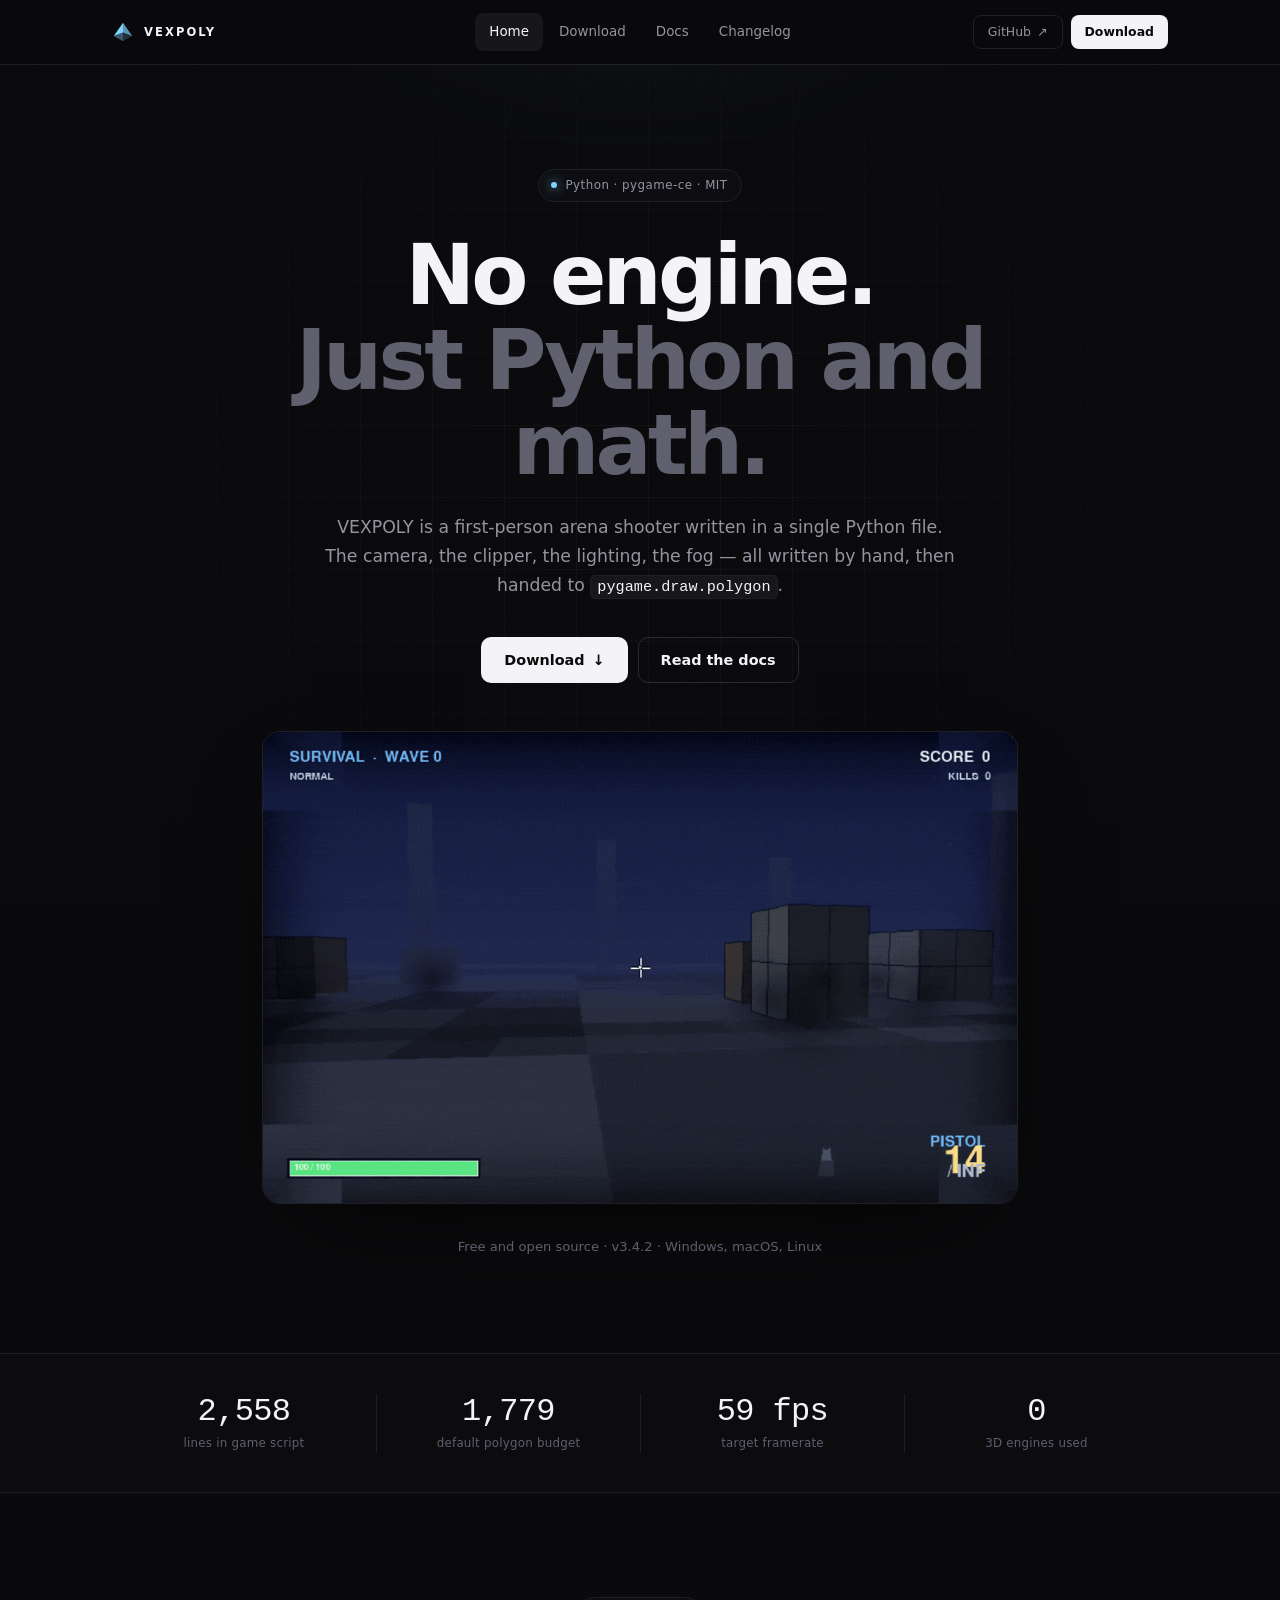
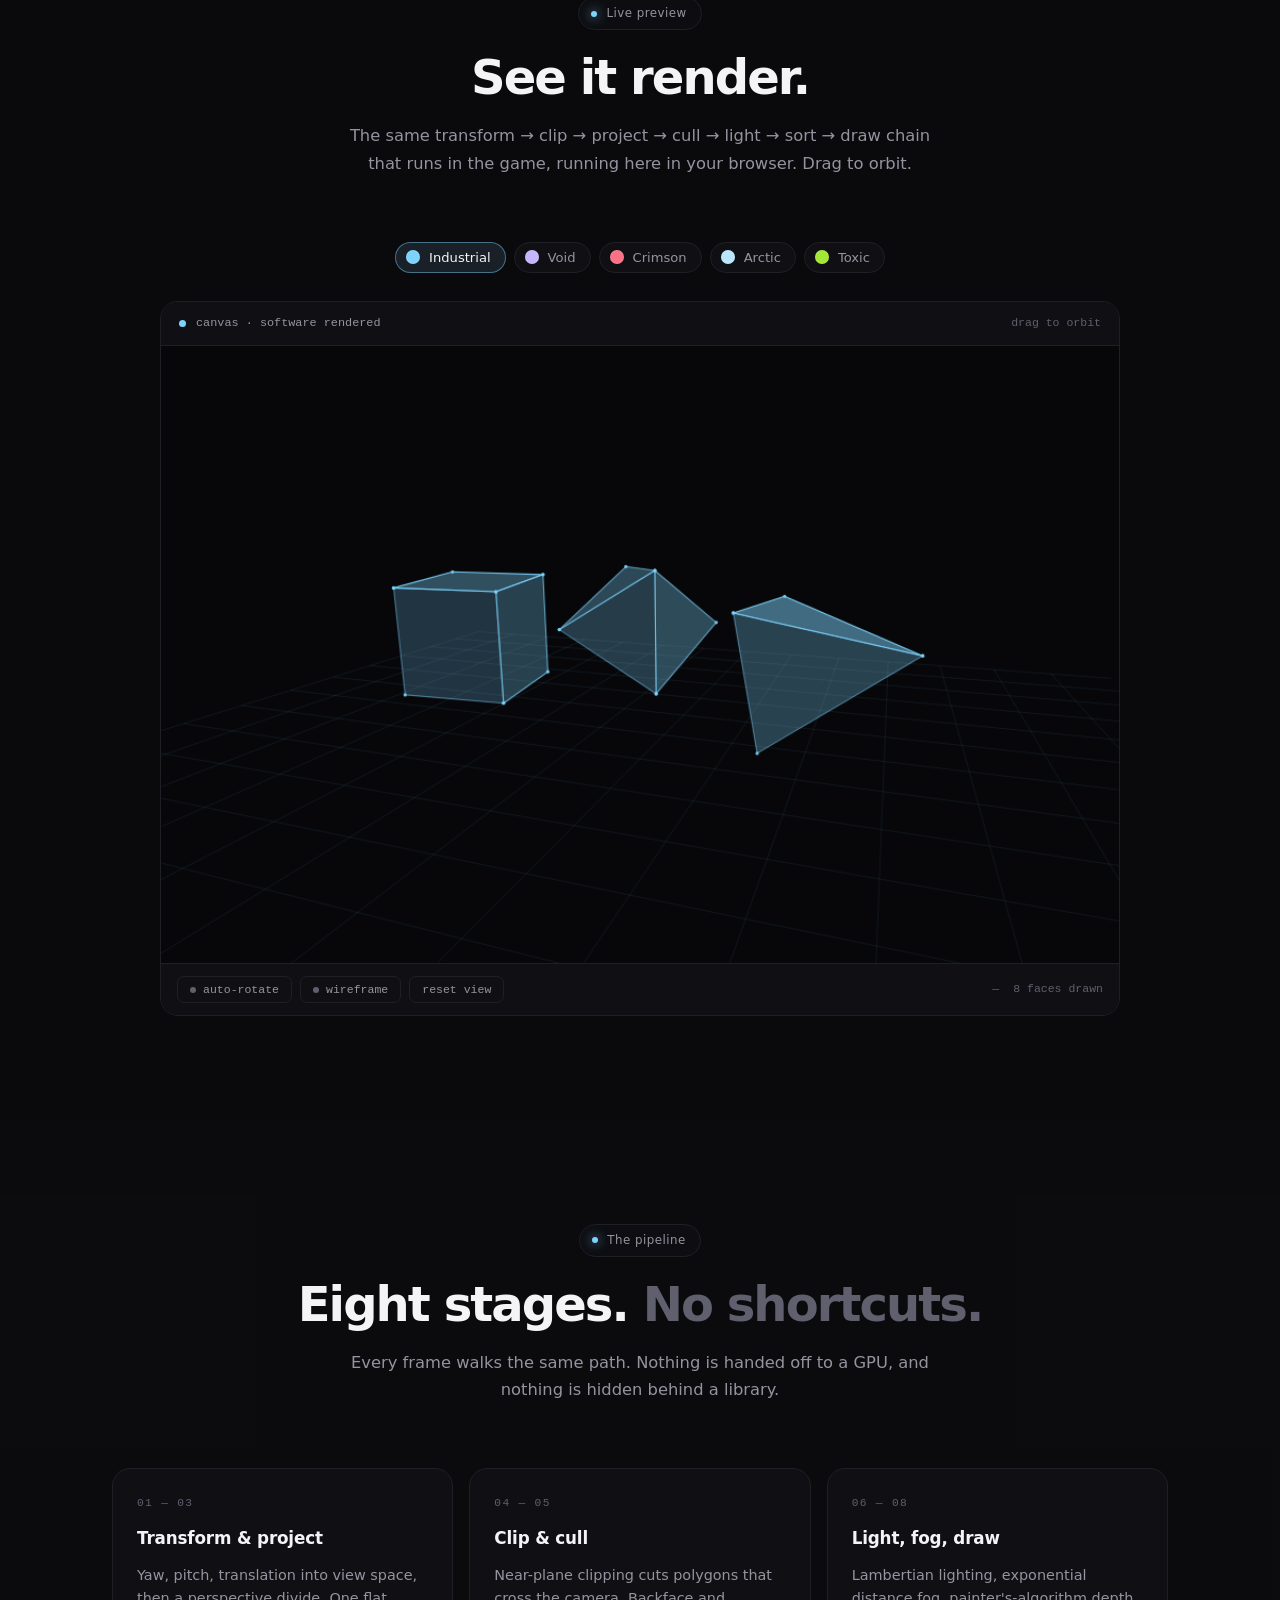
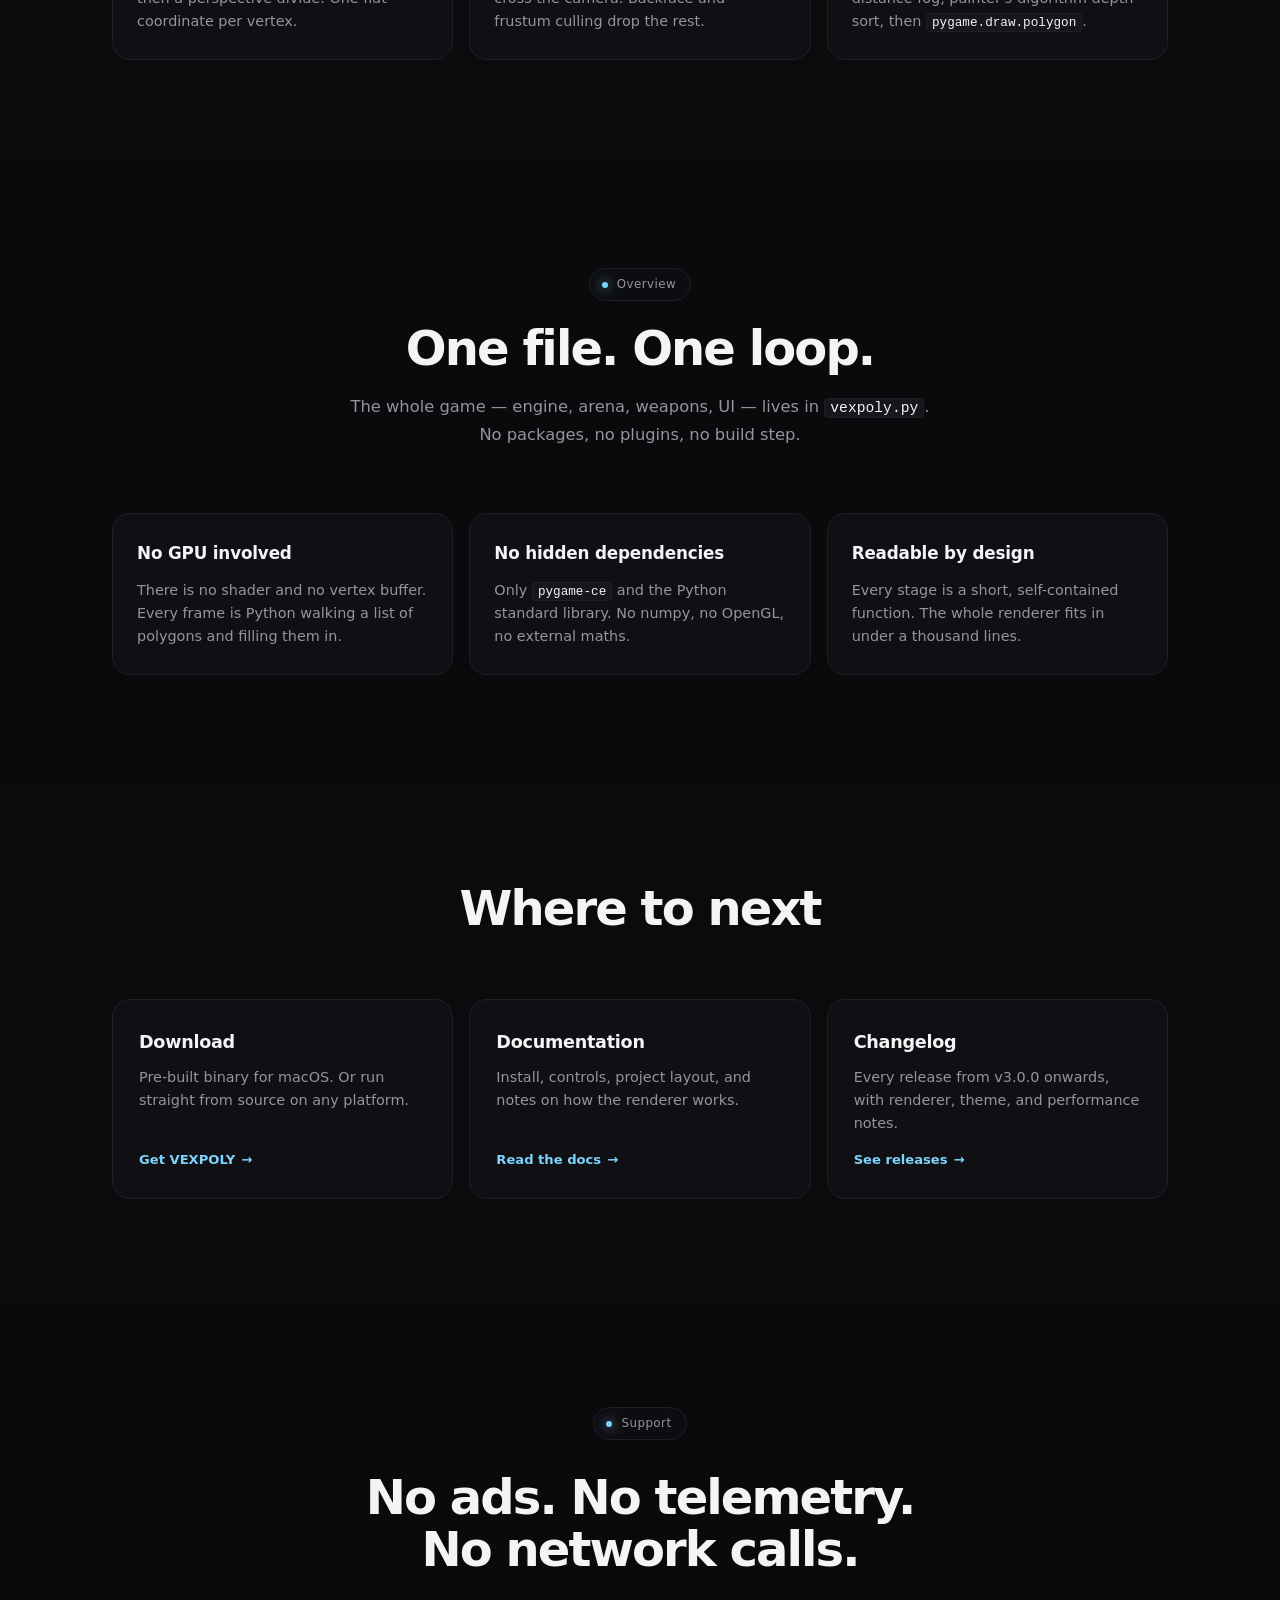
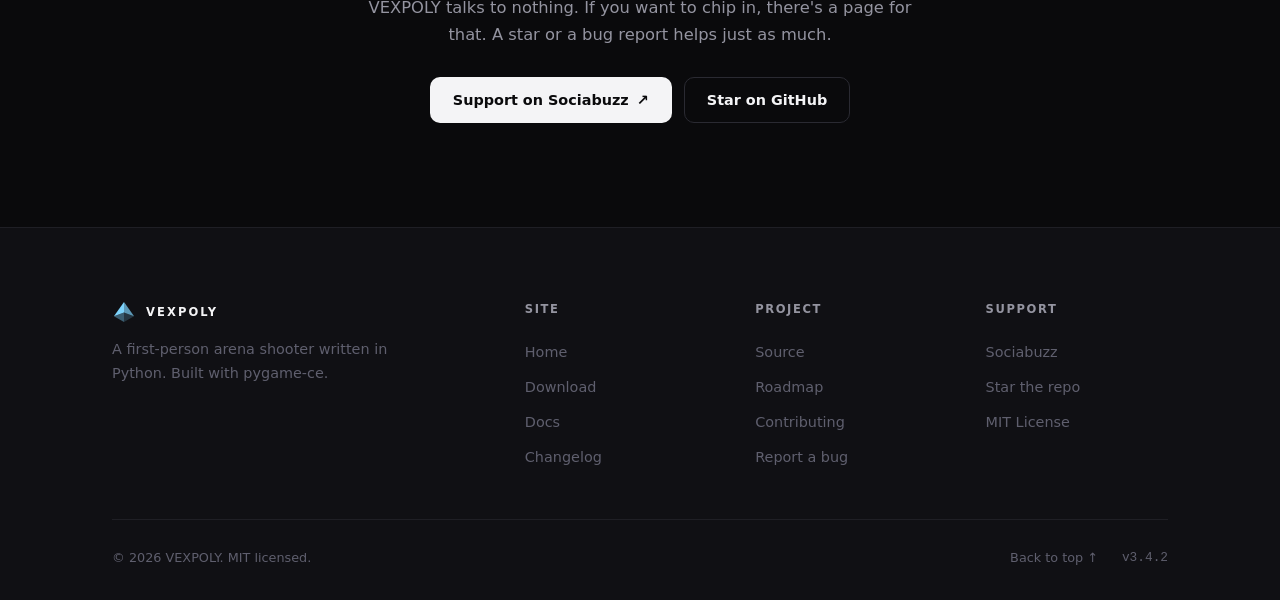
<file: index.html>
<!DOCTYPE html>
<html lang="en">
<head>
<meta charset="UTF-8">
<meta name="viewport" content="width=device-width, initial-scale=1.0">
<title>VEXPOLY — a first-person shooter written in Python</title>
<meta name="description" content="A first-person arena shooter written in Python. No 3D engine underneath. Just pygame and math.">
<meta name="theme-color" content="#0A0A0C">
<meta name="color-scheme" content="dark">
<link rel="canonical" href="https://vexpoly.elwest.xyz/">

<meta property="og:type" content="website">
<meta property="og:site_name" content="VEXPOLY">
<meta property="og:title" content="VEXPOLY — a first-person shooter written in Python">
<meta property="og:description" content="No 3D engine. Just pygame and math.">
<meta property="og:image" content="https://vexpoly.elwest.xyz/assets/social-preview.png">
<meta property="og:url" content="https://vexpoly.elwest.xyz/">

<meta name="twitter:card" content="summary_large_image">
<meta name="twitter:title" content="VEXPOLY">
<meta name="twitter:description" content="No 3D engine. Just pygame and math.">
<meta name="twitter:image" content="https://vexpoly.elwest.xyz/assets/social-preview.png">

<link rel="icon" href="assets/favicon.png">
<link rel="preconnect" href="https://rsms.me/">
<link rel="stylesheet" href="https://rsms.me/inter/inter.css">
<link rel="stylesheet" href="style.css">

<noscript><style>[data-reveal]{opacity:1!important;transform:none!important}</style></noscript>
<script type="application/ld+json">
{
  "@context": "https://schema.org",
  "@type": "WebSite",
  "name": "VEXPOLY",
  "alternateName": "VEXPOLY FPS",
  "url": "https://vexpoly.elwest.xyz/"
}
</script>
</head>
<body id="top">

<a class="skip" href="#main">Skip to content</a>
<div class="grain" aria-hidden="true"></div>

<header class="bar">
  <div class="bar-inner">
    <a href="index.html" class="mark" aria-label="VEXPOLY — home">
      <svg viewBox="0 0 100 100" width="22" height="22" aria-hidden="true">
        <polygon points="50,8 8,68 50,52" fill="currentColor"/>
        <polygon points="50,8 50,52 92,68" fill="currentColor" opacity="0.7"/>
        <polygon points="8,68 50,92 50,52" fill="currentColor" opacity="0.4"/>
        <polygon points="50,52 92,68 50,92" fill="currentColor" opacity="0.2"/>
      </svg>
      <span>VEXPOLY</span>
    </a>

    <nav class="nav" id="siteNav" aria-label="Sections">
      <a href="index.html" class="active">Home</a>
      <a href="download.html">Download</a>
      <a href="docs.html">Docs</a>
      <a href="changelog.html">Changelog</a>
    </nav>

    <div class="bar-actions">
      <a class="pill pill-ghost" href="https://github.com/dranimalis/vexpoly" target="_blank" rel="noopener">
        GitHub <span aria-hidden="true">↗</span>
      </a>
      <a class="pill pill-solid" href="download.html">Download</a>
      <button class="menu" id="menuBtn" type="button"
              aria-expanded="false" aria-controls="siteNav" aria-label="Open menu">
        <span></span><span></span>
      </button>
    </div>
  </div>
</header>

<main id="main">

<!-- ============================================================ hero -->
<section class="hero">
  <div class="hero-bg" aria-hidden="true"></div>

  <div class="wrap hero-inner">
    <p class="eyebrow" data-reveal>
      <span class="dot" aria-hidden="true"></span>
      Python · pygame-ce · MIT
    </p>

    <h1 class="hero-title" data-reveal>
      No engine.<br>
      <span class="muted">Just Python and math.</span>
    </h1>

    <p class="hero-lede" data-reveal>
      VEXPOLY is a first-person arena shooter written in a single Python file.
      The camera, the clipper, the lighting, the fog — all written by hand,
      then handed to <code>pygame.draw.polygon</code>.
    </p>

    <div class="hero-ctas" data-reveal>
      <a class="btn btn-solid" href="download.html">
        Download
        <span aria-hidden="true">↓</span>
      </a>
      <a class="btn btn-ghost" href="docs.html">Read the docs</a>
    </div>

    <div class="hero-shot" data-reveal>
      <img src="assets/hero.gif"
           alt="VEXPOLY gameplay — first-person arena combat rendered in pure Python"
           loading="lazy">
    </div>

    <p class="hero-foot" data-reveal>
      Free and open source · v3.4.2 · Windows, macOS, Linux
    </p>
  </div>
</section>

<!-- =========================================================== stats -->
<section class="stats" data-reveal>
  <div class="wrap stats-grid">
    <div class="stat">
      <span class="stat-value" data-count="2588">0</span>
      <span class="stat-label">lines in game script</span>
    </div>
    <div class="stat">
      <span class="stat-value" data-count="1800">0</span>
      <span class="stat-label">default polygon budget</span>
    </div>
    <div class="stat">
      <span class="stat-value" data-count="60" data-suffix=" fps">0</span>
      <span class="stat-label">target framerate</span>
    </div>
    <div class="stat">
      <span class="stat-value" data-count="0">0</span>
      <span class="stat-label">3D engines used</span>
    </div>
  </div>
</section>

<!-- ========================================================= preview -->
<section class="section" id="preview">
  <div class="wrap">
    <header class="section-head" data-reveal>
      <p class="eyebrow"><span class="dot" aria-hidden="true"></span>Live preview</p>
      <h2 class="display">See it render.</h2>
      <p class="section-lede">
        The same transform → clip → project → cull → light → sort → draw chain
        that runs in the game, running here in your browser. Drag to orbit.
      </p>
    </header>

    <div class="themes" data-reveal>
      <button class="theme-btn" type="button" data-theme="industrial" aria-pressed="true">
        <span class="sw" style="--c:#7DD3FC"></span>Industrial
      </button>
      <button class="theme-btn" type="button" data-theme="void" aria-pressed="false">
        <span class="sw" style="--c:#C4B5FD"></span>Void
      </button>
      <button class="theme-btn" type="button" data-theme="crimson" aria-pressed="false">
        <span class="sw" style="--c:#FB7185"></span>Crimson
      </button>
      <button class="theme-btn" type="button" data-theme="arctic" aria-pressed="false">
        <span class="sw" style="--c:#BAE6FD"></span>Arctic
      </button>
      <button class="theme-btn" type="button" data-theme="toxic" aria-pressed="false">
        <span class="sw" style="--c:#A3E635"></span>Toxic
      </button>
    </div>

    <div class="demo" data-reveal>
      <div class="demo-head">
        <span class="demo-dot" aria-hidden="true"></span>
        <span class="demo-title">canvas · software rendered</span>
        <span class="demo-hint">drag to orbit</span>
      </div>
      <canvas id="scene" width="900" height="580"
              role="img" aria-label="Interactive 3D scene rendered through the same pipeline as the game"></canvas>
      <div class="demo-controls">
        <button type="button" class="ctl" id="ctlAutorotate" aria-pressed="false">
          <span class="ctl-dot"></span>auto-rotate
        </button>
        <button type="button" class="ctl" id="ctlWire" aria-pressed="false">
          <span class="ctl-dot"></span>wireframe
        </button>
        <button type="button" class="ctl" id="ctlReset">reset view</button>
        <span class="demo-stats">
          <span id="demoFps">—</span>
          <span id="demoDrawn">—</span>
        </span>
      </div>
    </div>
  </div>
</section>

<!-- ======================================================== features -->
<section class="section section-alt">
  <div class="wrap">
    <header class="section-head" data-reveal>
      <p class="eyebrow"><span class="dot" aria-hidden="true"></span>The pipeline</p>
      <h2 class="display">
        Eight stages. <span class="dim">No shortcuts.</span>
      </h2>
      <p class="section-lede">
        Every frame walks the same path. Nothing is handed off to a GPU, and
        nothing is hidden behind a library.
      </p>
    </header>

    <div class="grid-3" data-reveal>
      <article class="card">
        <span class="card-num">01 — 03</span>
        <h3>Transform &amp; project</h3>
        <p>Yaw, pitch, translation into view space, then a perspective divide. One flat coordinate per vertex.</p>
      </article>
      <article class="card">
        <span class="card-num">04 — 05</span>
        <h3>Clip &amp; cull</h3>
        <p>Near-plane clipping cuts polygons that cross the camera. Backface and frustum culling drop the rest.</p>
      </article>
      <article class="card">
        <span class="card-num">06 — 08</span>
        <h3>Light, fog, draw</h3>
        <p>Lambertian lighting, exponential distance fog, painter's-algorithm depth sort, then <code>pygame.draw.polygon</code>.</p>
      </article>
    </div>
  </div>
</section>

<!-- ======================================================== overview -->
<section class="section">
  <div class="wrap">
    <header class="section-head" data-reveal>
      <p class="eyebrow"><span class="dot" aria-hidden="true"></span>Overview</p>
      <h2 class="display">One file. One loop.</h2>
      <p class="section-lede">
        The whole game — engine, arena, weapons, UI — lives in
        <code>vexpoly.py</code>. No packages, no plugins, no build step.
      </p>
    </header>

    <div class="grid-3" data-reveal>
      <article class="card">
        <h3>No GPU involved</h3>
        <p>There is no shader and no vertex buffer. Every frame is Python walking a list of polygons and filling them in.</p>
      </article>
      <article class="card">
        <h3>No hidden dependencies</h3>
        <p>Only <code>pygame-ce</code> and the Python standard library. No numpy, no OpenGL, no external maths.</p>
      </article>
      <article class="card">
        <h3>Readable by design</h3>
        <p>Every stage is a short, self-contained function. The whole renderer fits in under a thousand lines.</p>
      </article>
    </div>
  </div>
</section>

<!-- ============================================================ links -->
<section class="section section-alt">
  <div class="wrap">
    <header class="section-head" data-reveal>
      <h2 class="display">Where to next</h2>
    </header>

    <div class="grid-3" data-reveal>
      <a class="link-card" href="download.html">
        <h3>Download</h3>
        <p>Pre-built binary for macOS. Or run straight from source on any platform.</p>
        <span class="arrow">Get VEXPOLY <span aria-hidden="true">→</span></span>
      </a>
      <a class="link-card" href="docs.html">
        <h3>Documentation</h3>
        <p>Install, controls, project layout, and notes on how the renderer works.</p>
        <span class="arrow">Read the docs <span aria-hidden="true">→</span></span>
      </a>
      <a class="link-card" href="changelog.html">
        <h3>Changelog</h3>
        <p>Every release from v3.0.0 onwards, with renderer, theme, and performance notes.</p>
        <span class="arrow">See releases <span aria-hidden="true">→</span></span>
      </a>
    </div>
  </div>
</section>

<!-- ========================================================= support -->
<section class="section">
  <div class="wrap-narrow support" data-reveal>
    <p class="eyebrow"><span class="dot" aria-hidden="true"></span>Support</p>
    <h2 class="display">
      No ads. No telemetry.<br>
      No network calls.
    </h2>
    <p class="section-lede">
      VEXPOLY talks to nothing. If you want to chip in, there's a page for that.
      A star or a bug report helps just as much.
    </p>
    <div class="row-center">
      <a class="btn btn-solid" href="https://sociabuzz.com/dr_animalis/give" target="_blank" rel="noopener">
        Support on Sociabuzz
        <span aria-hidden="true">↗</span>
      </a>
      <a class="btn btn-ghost" href="https://github.com/dranimalis/vexpoly" target="_blank" rel="noopener">
        Star on GitHub
      </a>
    </div>
  </div>
</section>

</main>

<footer class="foot">
  <div class="wrap">
    <div class="foot-grid">
      <div class="foot-brand">
        <a href="index.html" class="mark" aria-label="VEXPOLY">
          <svg viewBox="0 0 100 100" width="24" height="24" aria-hidden="true">
            <polygon points="50,8 8,68 50,52" fill="currentColor"/>
            <polygon points="50,8 50,52 92,68" fill="currentColor" opacity="0.7"/>
            <polygon points="8,68 50,92 50,52" fill="currentColor" opacity="0.4"/>
            <polygon points="50,52 92,68 50,92" fill="currentColor" opacity="0.2"/>
          </svg>
          <span>VEXPOLY</span>
        </a>
        <p class="foot-note">
          A first-person arena shooter written in Python. Built with pygame-ce.
        </p>
      </div>

      <nav class="foot-col" aria-label="Site">
        <h4>Site</h4>
        <a href="index.html">Home</a>
        <a href="download.html">Download</a>
        <a href="docs.html">Docs</a>
        <a href="changelog.html">Changelog</a>
      </nav>

      <nav class="foot-col" aria-label="Project">
        <h4>Project</h4>
        <a href="https://github.com/dranimalis/vexpoly" target="_blank" rel="noopener">Source</a>
        <a href="https://github.com/dranimalis/vexpoly/blob/main/ROADMAP.md" target="_blank" rel="noopener">Roadmap</a>
        <a href="https://github.com/dranimalis/vexpoly/blob/main/CONTRIBUTING.md" target="_blank" rel="noopener">Contributing</a>
        <a href="https://github.com/dranimalis/vexpoly/issues" target="_blank" rel="noopener">Report a bug</a>
      </nav>

      <nav class="foot-col" aria-label="Support">
        <h4>Support</h4>
        <a href="https://sociabuzz.com/dr_animalis/give" target="_blank" rel="noopener">Sociabuzz</a>
        <a href="https://github.com/dranimalis/vexpoly" target="_blank" rel="noopener">Star the repo</a>
        <a href="https://github.com/dranimalis/vexpoly/blob/main/LICENSE" target="_blank" rel="noopener">MIT License</a>
      </nav>
    </div>

    <div class="foot-bottom">
      <span>© <span id="year">2026</span> VEXPOLY. MIT licensed.</span>
      <span class="foot-bottom-right">
        <a class="totop" href="#top">Back to top ↑</a>
        <span class="ver">v3.4.2</span>
      </span>
    </div>
  </div>
</footer>

<script src="script.js"></script>
</body>
</html>
</file>
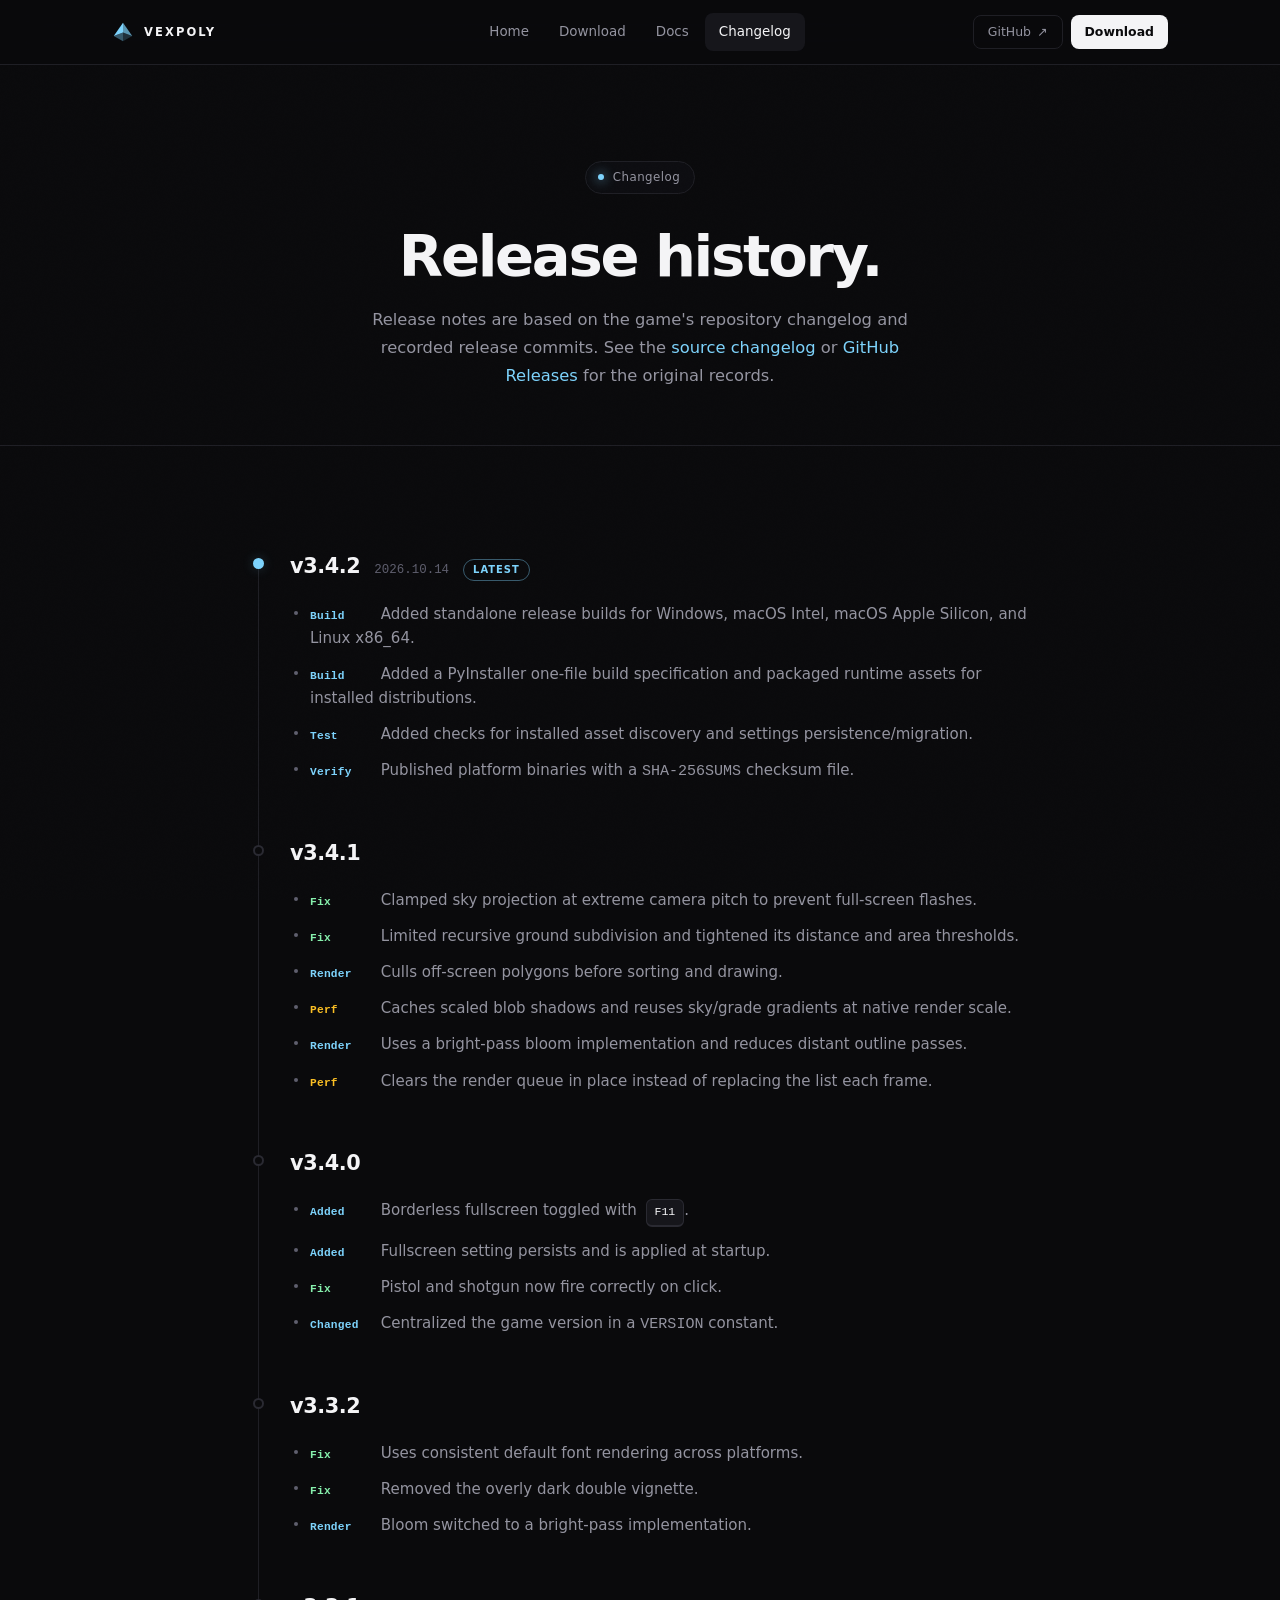
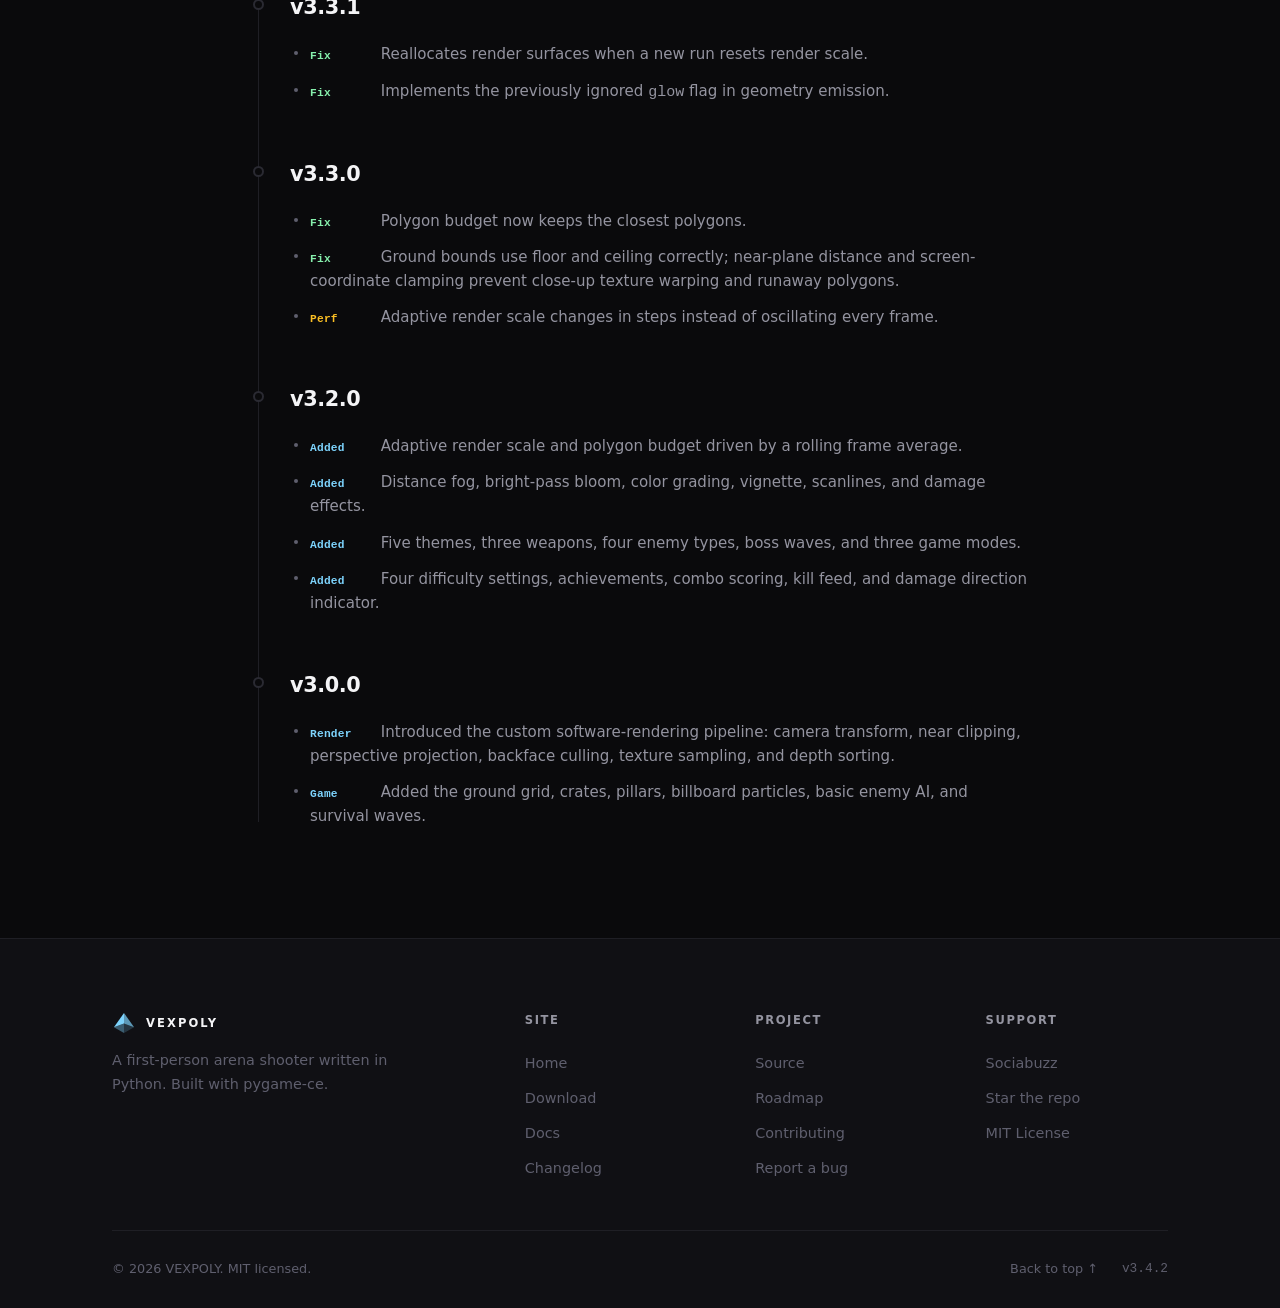
<file: changelog.html>
<!DOCTYPE html>
<html lang="en">
<head>
<meta charset="UTF-8">
<meta name="viewport" content="width=device-width, initial-scale=1.0">
<title>Changelog — VEXPOLY</title>
<meta name="description" content="Every VEXPOLY release, from v3.0.0 onward.">
<link rel="canonical" href="https://vexpoly.elwest.xyz/changelog.html">
<meta property="og:type" content="website">
<meta property="og:site_name" content="VEXPOLY">
<meta property="og:title" content="Changelog — VEXPOLY">
<meta property="og:description" content="Read the VEXPOLY release history, including renderer improvements, fixes, and platform packaging updates.">
<meta property="og:url" content="https://vexpoly.elwest.xyz/changelog.html">
<meta property="og:image" content="https://vexpoly.elwest.xyz/assets/social-preview.png">
<meta name="twitter:card" content="summary_large_image">
<meta name="twitter:title" content="Changelog — VEXPOLY">
<meta name="twitter:description" content="Read the VEXPOLY release history, including renderer improvements, fixes, and platform packaging updates.">
<meta name="twitter:image" content="https://vexpoly.elwest.xyz/assets/social-preview.png">
<meta name="theme-color" content="#0A0A0C">
<meta name="color-scheme" content="dark">
<link rel="icon" href="assets/favicon.png">
<link rel="preconnect" href="https://rsms.me/">
<link rel="stylesheet" href="https://rsms.me/inter/inter.css">
<link rel="stylesheet" href="style.css">
<noscript><style>[data-reveal]{opacity:1!important;transform:none!important}</style></noscript>
</head>
<body id="top">

<a class="skip" href="#main">Skip to content</a>
<div class="grain" aria-hidden="true"></div>

<header class="bar">
  <div class="bar-inner">
    <a href="index.html" class="mark" aria-label="VEXPOLY — home">
      <svg viewBox="0 0 100 100" width="22" height="22" aria-hidden="true">
        <polygon points="50,8 8,68 50,52" fill="currentColor"/>
        <polygon points="50,8 50,52 92,68" fill="currentColor" opacity="0.7"/>
        <polygon points="8,68 50,92 50,52" fill="currentColor" opacity="0.4"/>
        <polygon points="50,52 92,68 50,92" fill="currentColor" opacity="0.2"/>
      </svg>
      <span>VEXPOLY</span>
    </a>

    <nav class="nav" id="siteNav" aria-label="Sections">
      <a href="index.html">Home</a>
      <a href="download.html">Download</a>
      <a href="docs.html">Docs</a>
      <a href="changelog.html" class="active">Changelog</a>
    </nav>

    <div class="bar-actions">
      <a class="pill pill-ghost" href="https://github.com/dranimalis/vexpoly" target="_blank" rel="noopener">
        GitHub <span aria-hidden="true">↗</span>
      </a>
      <a class="pill pill-solid" href="download.html">Download</a>
      <button class="menu" id="menuBtn" type="button"
              aria-expanded="false" aria-controls="siteNav" aria-label="Open menu">
        <span></span><span></span>
      </button>
    </div>
  </div>
</header>

<main id="main">

<section class="page-head">
  <div class="wrap-narrow">
    <p class="eyebrow" data-reveal>
      <span class="dot" aria-hidden="true"></span>Changelog
    </p>
    <h1 class="display" data-reveal>Release history.</h1>
    <p class="section-lede" data-reveal>
      Release notes are based on the game's repository changelog and recorded release commits.
      See the <a href="https://github.com/dranimalis/vexpoly/blob/main/CHANGELOG.md" target="_blank" rel="noopener" style="color:var(--accent)">source changelog</a> or
      <a href="https://github.com/dranimalis/vexpoly/releases" target="_blank" rel="noopener" style="color:var(--accent)">GitHub Releases</a> for the original records.
    </p>
  </div>
</section>

<section class="section">
  <div class="wrap">
    <div class="timeline" data-reveal>

      <article class="release is-latest">
        <div class="release-head">
          <h3 class="release-ver">v3.4.2</h3>
          <span class="release-date">2026.10.14</span>
          <span class="release-tag is-latest">Latest</span>
        </div>
        <ul class="release-list">
          <li><span class="kind">Build</span> Added standalone release builds for Windows, macOS Intel, macOS Apple Silicon, and Linux x86_64.</li>
          <li><span class="kind">Build</span> Added a PyInstaller one-file build specification and packaged runtime assets for installed distributions.</li>
          <li><span class="kind">Test</span> Added checks for installed asset discovery and settings persistence/migration.</li>
          <li><span class="kind">Verify</span> Published platform binaries with a <code>SHA-256SUMS</code> checksum file.</li>
        </ul>
      </article>

      <article class="release">
        <div class="release-head">
          <h3 class="release-ver">v3.4.1</h3>
        </div>
        <ul class="release-list">
          <li><span class="kind fix">Fix</span> Clamped sky projection at extreme camera pitch to prevent full-screen flashes.</li>
          <li><span class="kind fix">Fix</span> Limited recursive ground subdivision and tightened its distance and area thresholds.</li>
          <li><span class="kind">Render</span> Culls off-screen polygons before sorting and drawing.</li>
          <li><span class="kind perf">Perf</span> Caches scaled blob shadows and reuses sky/grade gradients at native render scale.</li>
          <li><span class="kind">Render</span> Uses a bright-pass bloom implementation and reduces distant outline passes.</li>
          <li><span class="kind perf">Perf</span> Clears the render queue in place instead of replacing the list each frame.</li>
        </ul>
      </article>

      <article class="release">
        <div class="release-head">
          <h3 class="release-ver">v3.4.0</h3>
        </div>
        <ul class="release-list">
          <li><span class="kind">Added</span> Borderless fullscreen toggled with <kbd>F11</kbd>.</li>
          <li><span class="kind">Added</span> Fullscreen setting persists and is applied at startup.</li>
          <li><span class="kind fix">Fix</span> Pistol and shotgun now fire correctly on click.</li>
          <li><span class="kind">Changed</span> Centralized the game version in a <code>VERSION</code> constant.</li>
        </ul>
      </article>

      <article class="release">
        <div class="release-head">
          <h3 class="release-ver">v3.3.2</h3>
        </div>
        <ul class="release-list">
          <li><span class="kind fix">Fix</span> Uses consistent default font rendering across platforms.</li>
          <li><span class="kind fix">Fix</span> Removed the overly dark double vignette.</li>
          <li><span class="kind">Render</span> Bloom switched to a bright-pass implementation.</li>
        </ul>
      </article>

      <article class="release">
        <div class="release-head">
          <h3 class="release-ver">v3.3.1</h3>
        </div>
        <ul class="release-list">
          <li><span class="kind fix">Fix</span> Reallocates render surfaces when a new run resets render scale.</li>
          <li><span class="kind fix">Fix</span> Implements the previously ignored <code>glow</code> flag in geometry emission.</li>
        </ul>
      </article>

      <article class="release">
        <div class="release-head">
          <h3 class="release-ver">v3.3.0</h3>
        </div>
        <ul class="release-list">
          <li><span class="kind fix">Fix</span> Polygon budget now keeps the closest polygons.</li>
          <li><span class="kind fix">Fix</span> Ground bounds use floor and ceiling correctly; near-plane distance and screen-coordinate clamping prevent close-up texture warping and runaway polygons.</li>
          <li><span class="kind perf">Perf</span> Adaptive render scale changes in steps instead of oscillating every frame.</li>
        </ul>
      </article>

      <article class="release">
        <div class="release-head">
          <h3 class="release-ver">v3.2.0</h3>
        </div>
        <ul class="release-list">
          <li><span class="kind">Added</span> Adaptive render scale and polygon budget driven by a rolling frame average.</li>
          <li><span class="kind">Added</span> Distance fog, bright-pass bloom, color grading, vignette, scanlines, and damage effects.</li>
          <li><span class="kind">Added</span> Five themes, three weapons, four enemy types, boss waves, and three game modes.</li>
          <li><span class="kind">Added</span> Four difficulty settings, achievements, combo scoring, kill feed, and damage direction indicator.</li>
        </ul>
      </article>

      <article class="release">
        <div class="release-head">
          <h3 class="release-ver">v3.0.0</h3>
        </div>
        <ul class="release-list">
          <li><span class="kind">Render</span> Introduced the custom software-rendering pipeline: camera transform, near clipping, perspective projection, backface culling, texture sampling, and depth sorting.</li>
          <li><span class="kind">Game</span> Added the ground grid, crates, pillars, billboard particles, basic enemy AI, and survival waves.</li>
        </ul>
      </article>
    </div>
  </div>
</section>

</main>

<footer class="foot">
  <div class="wrap">
    <div class="foot-grid">
      <div class="foot-brand">
        <a href="index.html" class="mark" aria-label="VEXPOLY">
          <svg viewBox="0 0 100 100" width="24" height="24" aria-hidden="true">
            <polygon points="50,8 8,68 50,52" fill="currentColor"/>
            <polygon points="50,8 50,52 92,68" fill="currentColor" opacity="0.7"/>
            <polygon points="8,68 50,92 50,52" fill="currentColor" opacity="0.4"/>
            <polygon points="50,52 92,68 50,92" fill="currentColor" opacity="0.2"/>
          </svg>
          <span>VEXPOLY</span>
        </a>
        <p class="foot-note">
          A first-person arena shooter written in Python. Built with pygame-ce.
        </p>
      </div>

      <nav class="foot-col" aria-label="Site">
        <h4>Site</h4>
        <a href="index.html">Home</a>
        <a href="download.html">Download</a>
        <a href="docs.html">Docs</a>
        <a href="changelog.html">Changelog</a>
      </nav>

      <nav class="foot-col" aria-label="Project">
        <h4>Project</h4>
        <a href="https://github.com/dranimalis/vexpoly" target="_blank" rel="noopener">Source</a>
        <a href="https://github.com/dranimalis/vexpoly/blob/main/ROADMAP.md" target="_blank" rel="noopener">Roadmap</a>
        <a href="https://github.com/dranimalis/vexpoly/blob/main/CONTRIBUTING.md" target="_blank" rel="noopener">Contributing</a>
        <a href="https://github.com/dranimalis/vexpoly/issues" target="_blank" rel="noopener">Report a bug</a>
      </nav>

      <nav class="foot-col" aria-label="Support">
        <h4>Support</h4>
        <a href="https://sociabuzz.com/dr_animalis/give" target="_blank" rel="noopener">Sociabuzz</a>
        <a href="https://github.com/dranimalis/vexpoly" target="_blank" rel="noopener">Star the repo</a>
        <a href="https://github.com/dranimalis/vexpoly/blob/main/LICENSE" target="_blank" rel="noopener">MIT License</a>
      </nav>
    </div>

    <div class="foot-bottom">
      <span>© <span id="year">2026</span> VEXPOLY. MIT licensed.</span>
      <span class="foot-bottom-right">
        <a class="totop" href="#top">Back to top ↑</a>
        <span class="ver">v3.4.2</span>
      </span>
    </div>
  </div>
</footer>

<script src="script.js"></script>
</body>
</html>
</file>
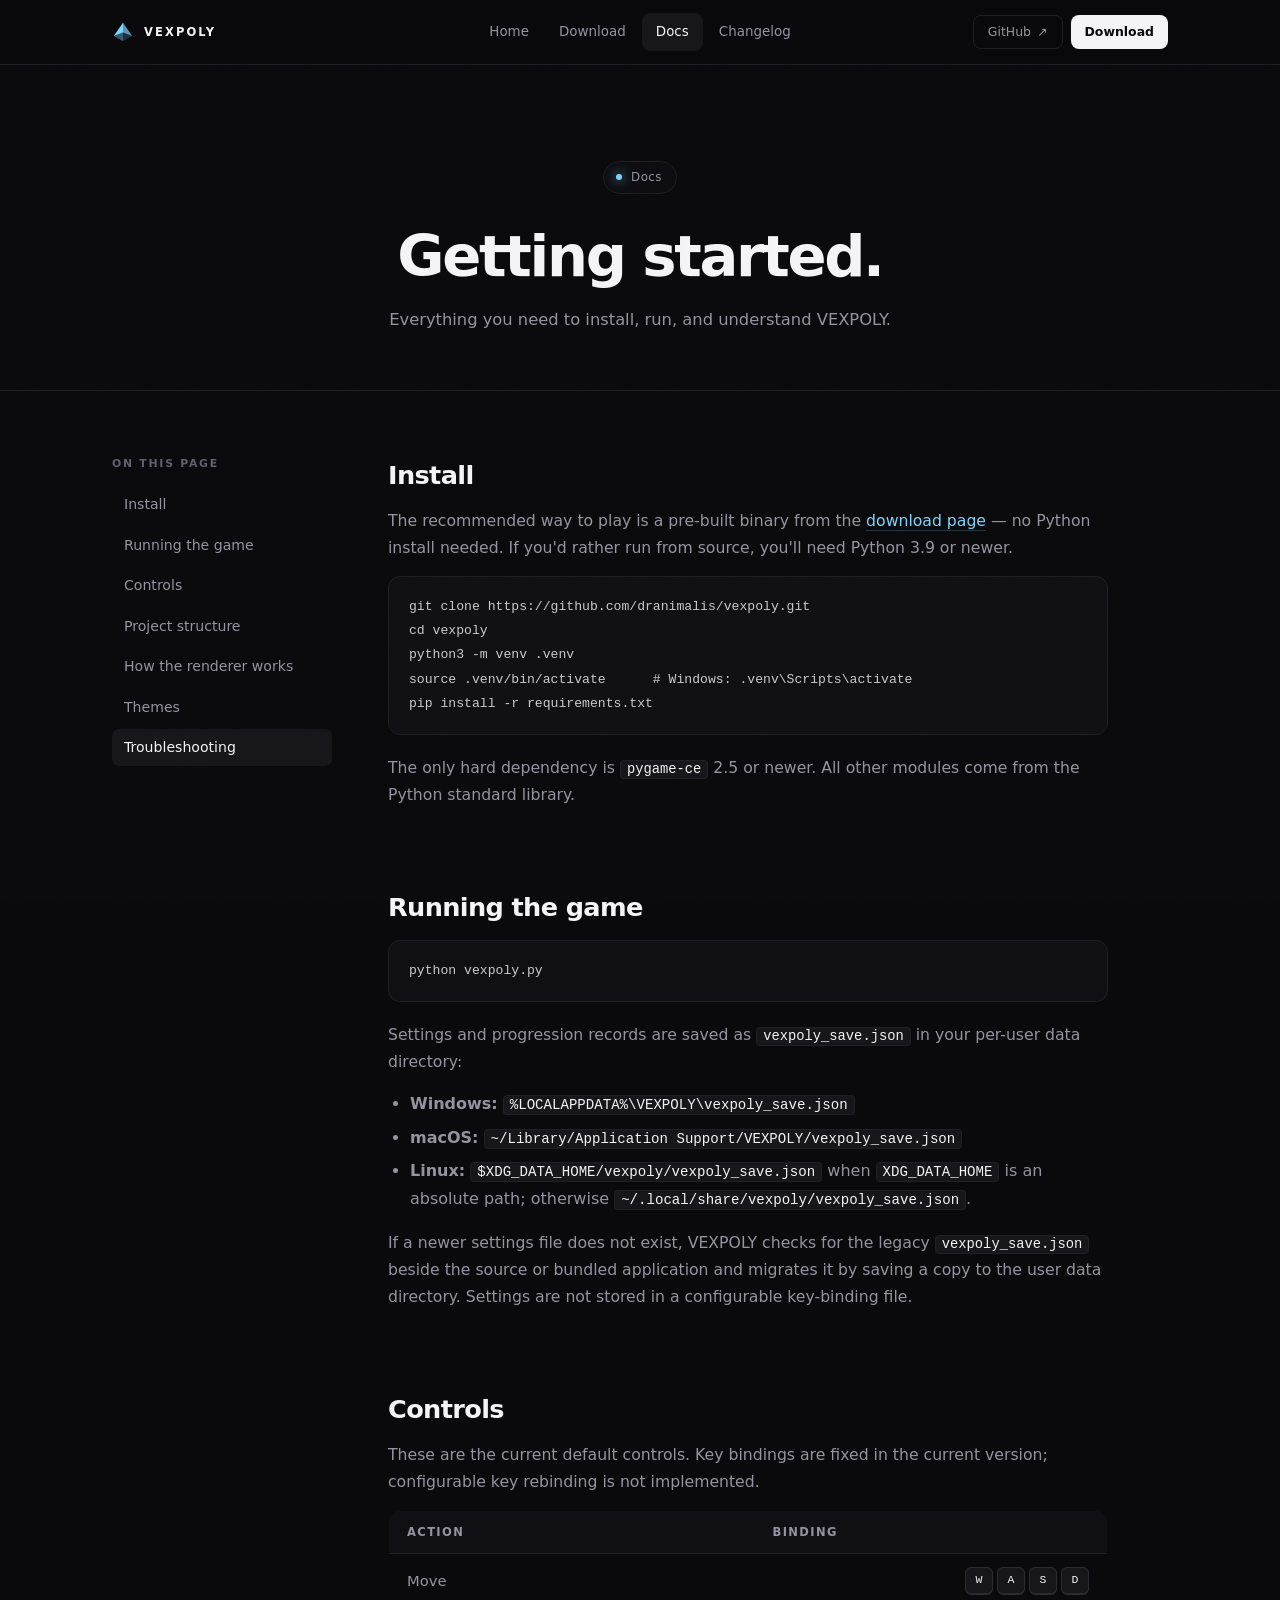
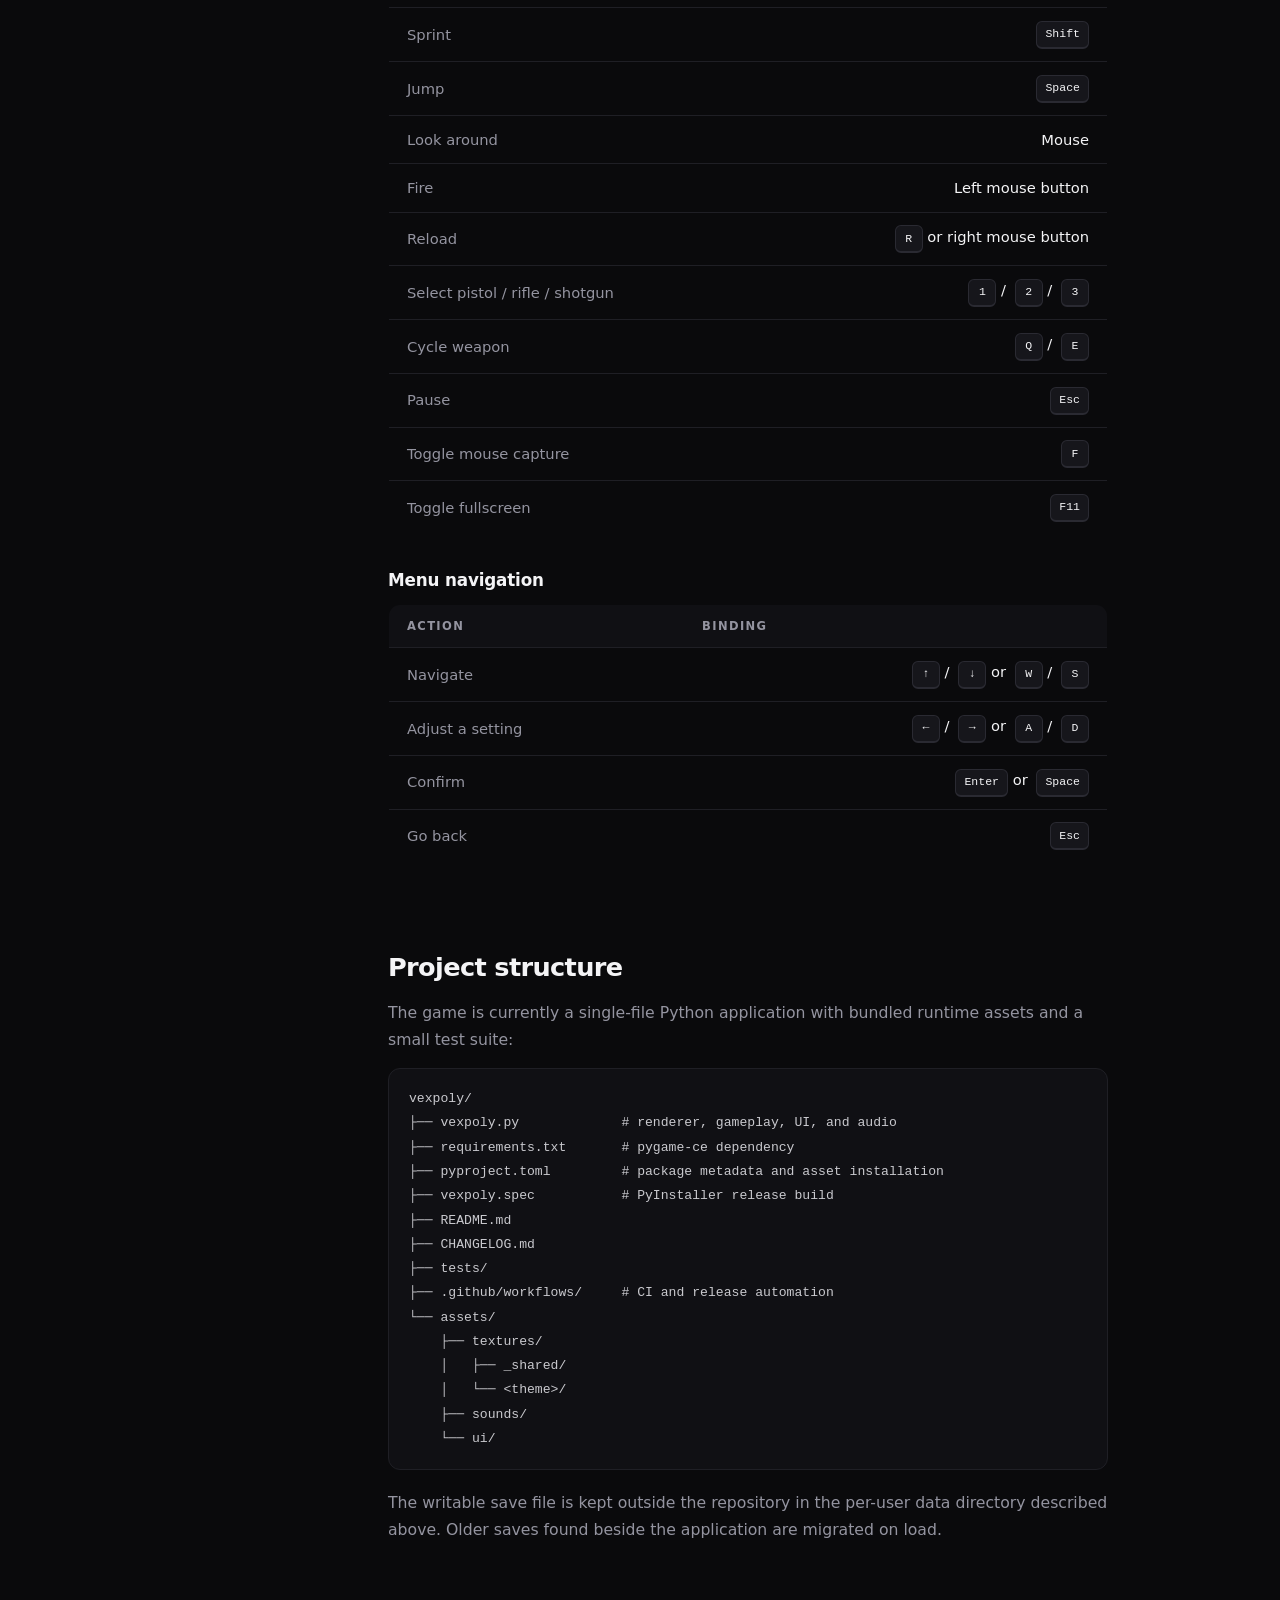
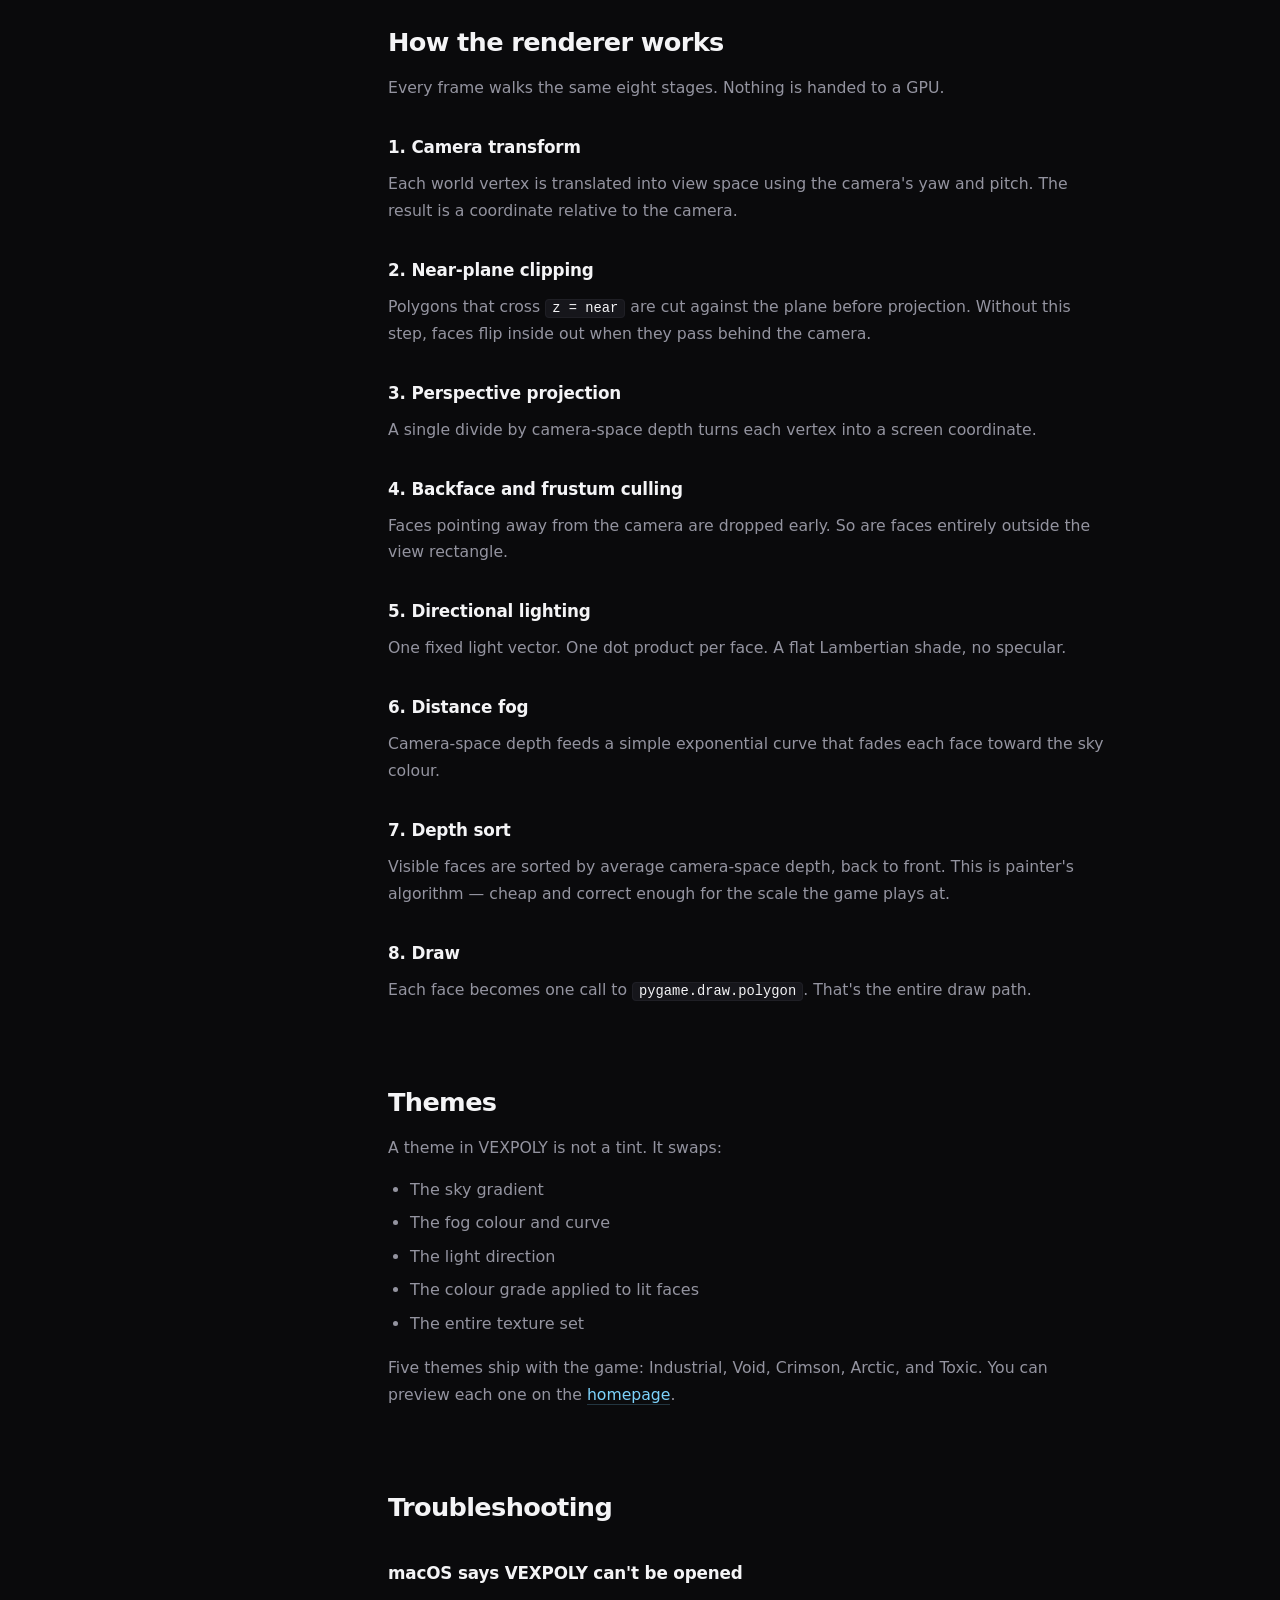
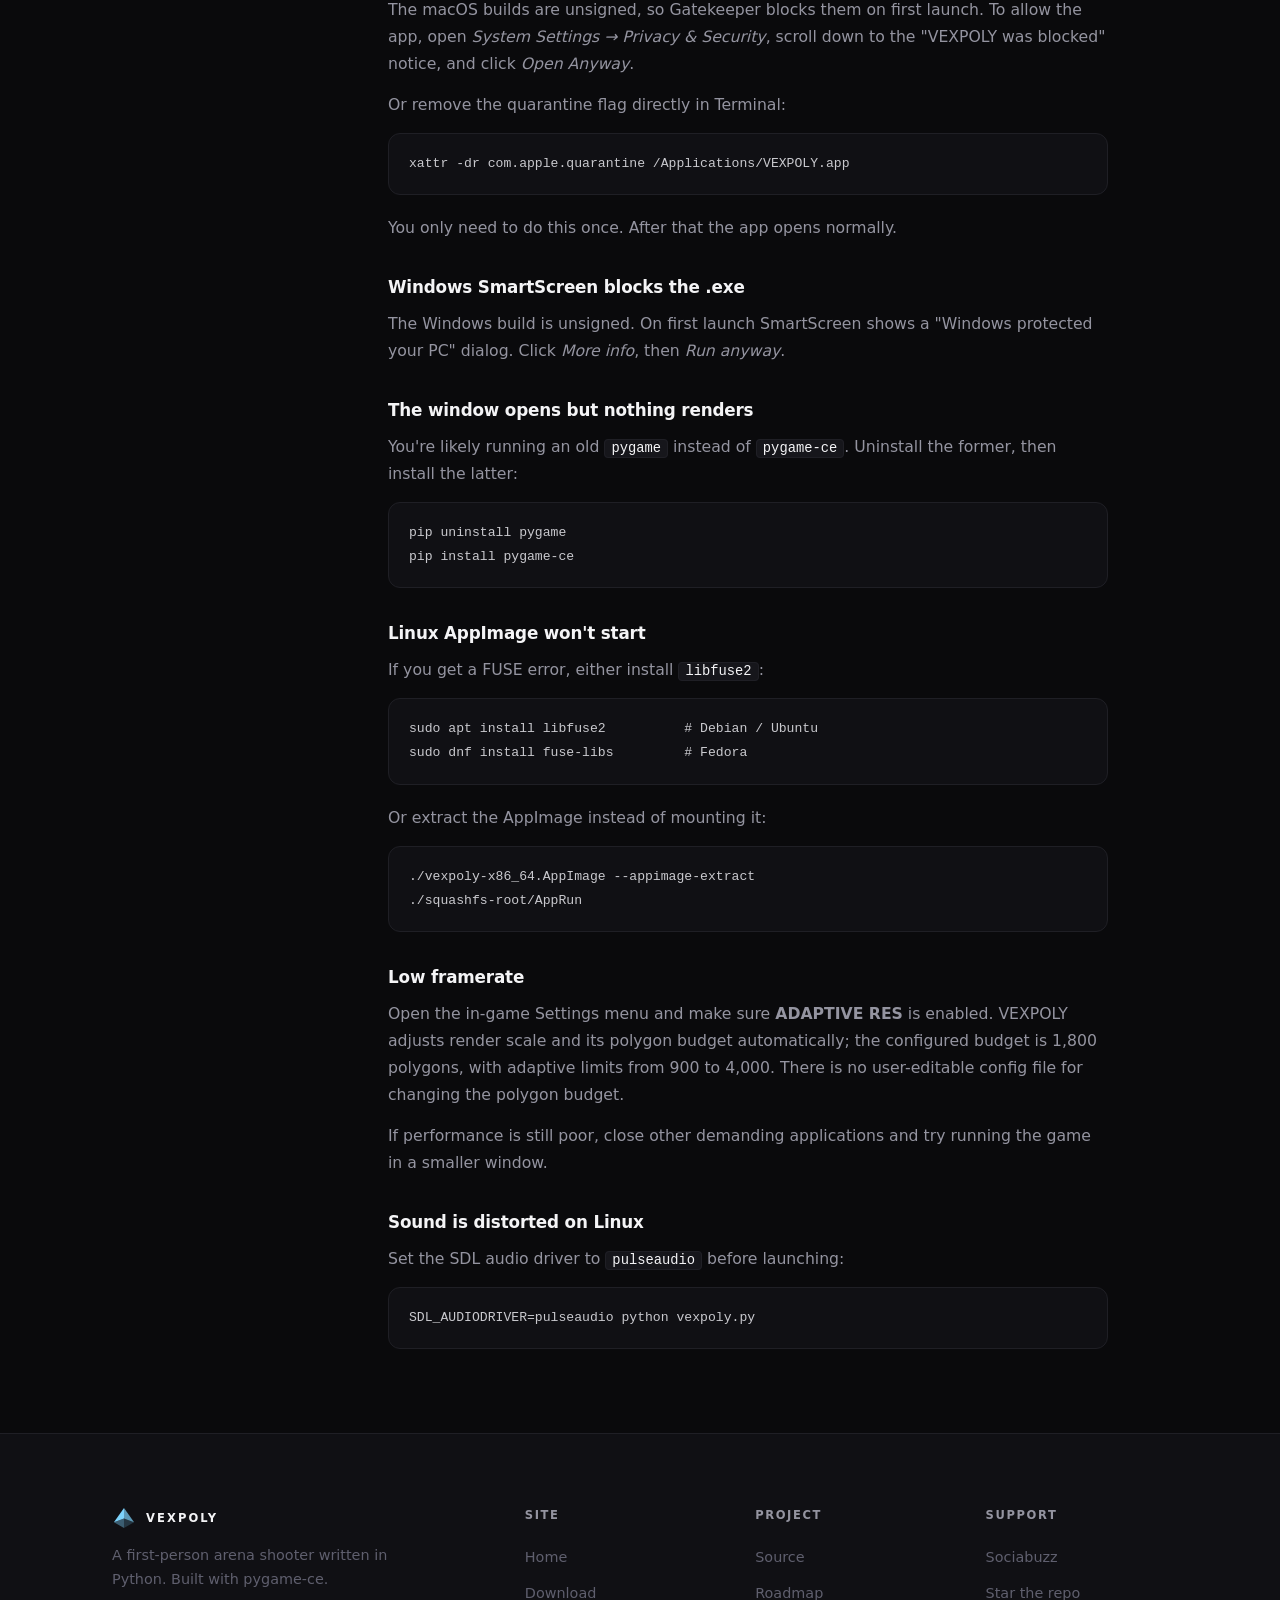
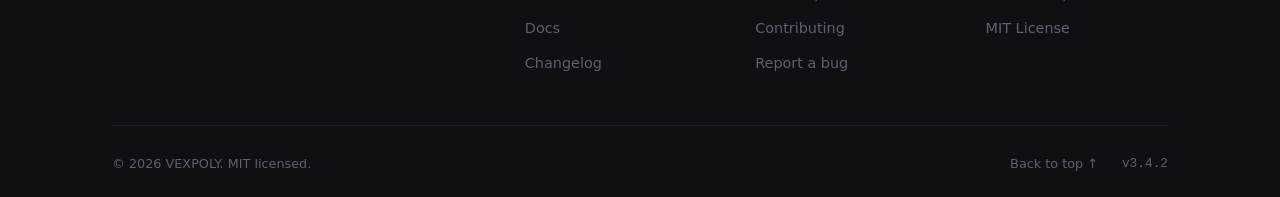
<file: docs.html>
<!DOCTYPE html>
<html lang="en">
<head>
<meta charset="UTF-8">
<meta name="viewport" content="width=device-width, initial-scale=1.0">
<title>Docs — VEXPOLY</title>
<meta name="description" content="Install VEXPOLY, learn the controls, and read notes on how the software renderer works.">
<link rel="canonical" href="https://vexpoly.elwest.xyz/docs.html">
<meta property="og:type" content="website">
<meta property="og:site_name" content="VEXPOLY">
<meta property="og:title" content="Docs — VEXPOLY">
<meta property="og:description" content="Install VEXPOLY, learn the controls, explore the project layout, and read notes on how its software renderer works.">
<meta property="og:url" content="https://vexpoly.elwest.xyz/docs.html">
<meta property="og:image" content="https://vexpoly.elwest.xyz/assets/social-preview.png">
<meta name="twitter:card" content="summary_large_image">
<meta name="twitter:title" content="Docs — VEXPOLY">
<meta name="twitter:description" content="Install VEXPOLY, learn the controls, explore the project layout, and read notes on how its software renderer works.">
<meta name="twitter:image" content="https://vexpoly.elwest.xyz/assets/social-preview.png">
<meta name="theme-color" content="#0A0A0C">
<meta name="color-scheme" content="dark">
<link rel="icon" href="assets/favicon.png">
<link rel="preconnect" href="https://rsms.me/">
<link rel="stylesheet" href="https://rsms.me/inter/inter.css">
<link rel="stylesheet" href="style.css">
<noscript><style>[data-reveal]{opacity:1!important;transform:none!important}</style></noscript>
</head>
<body id="top">

<a class="skip" href="#main">Skip to content</a>
<div class="grain" aria-hidden="true"></div>

<header class="bar">
  <div class="bar-inner">
    <a href="index.html" class="mark" aria-label="VEXPOLY — home">
      <svg viewBox="0 0 100 100" width="22" height="22" aria-hidden="true">
        <polygon points="50,8 8,68 50,52" fill="currentColor"/>
        <polygon points="50,8 50,52 92,68" fill="currentColor" opacity="0.7"/>
        <polygon points="8,68 50,92 50,52" fill="currentColor" opacity="0.4"/>
        <polygon points="50,52 92,68 50,92" fill="currentColor" opacity="0.2"/>
      </svg>
      <span>VEXPOLY</span>
    </a>

    <nav class="nav" id="siteNav" aria-label="Sections">
      <a href="index.html">Home</a>
      <a href="download.html">Download</a>
      <a href="docs.html" class="active">Docs</a>
      <a href="changelog.html">Changelog</a>
    </nav>

    <div class="bar-actions">
      <a class="pill pill-ghost" href="https://github.com/dranimalis/vexpoly" target="_blank" rel="noopener">
        GitHub <span aria-hidden="true">↗</span>
      </a>
      <a class="pill pill-solid" href="download.html">Download</a>
      <button class="menu" id="menuBtn" type="button"
              aria-expanded="false" aria-controls="siteNav" aria-label="Open menu">
        <span></span><span></span>
      </button>
    </div>
  </div>
</header>

<main id="main">

<section class="page-head">
  <div class="wrap-narrow">
    <p class="eyebrow" data-reveal>
      <span class="dot" aria-hidden="true"></span>Docs
    </p>
    <h1 class="display" data-reveal>Getting started.</h1>
    <p class="section-lede" data-reveal>
      Everything you need to install, run, and understand VEXPOLY.
    </p>
  </div>
</section>

<div class="docs-layout">
  <aside class="docs-nav" aria-label="On this page">
    <h4>On this page</h4>
    <a href="#install">Install</a>
    <a href="#running">Running the game</a>
    <a href="#controls">Controls</a>
    <a href="#structure">Project structure</a>
    <a href="#renderer">How the renderer works</a>
    <a href="#themes">Themes</a>
    <a href="#trouble">Troubleshooting</a>
  </aside>

  <div class="docs-content">

    <section id="install" data-reveal>
      <h2>Install</h2>
      <p>
        The recommended way to play is a pre-built binary from the
        <a href="download.html">download page</a> — no Python install needed.
        If you'd rather run from source, you'll need Python 3.9 or newer.
      </p>
      <pre><code>git clone https://github.com/dranimalis/vexpoly.git
cd vexpoly
python3 -m venv .venv
source .venv/bin/activate      # Windows: .venv\Scripts\activate
pip install -r requirements.txt</code></pre>
      <p>
        The only hard dependency is <code>pygame-ce</code> 2.5 or newer. All
        other modules come from the Python standard library.
      </p>
    </section>

    <section id="running" data-reveal>
      <h2>Running the game</h2>
      <pre><code>python vexpoly.py</code></pre>
      <p>
        Settings and progression records are saved as
        <code>vexpoly_save.json</code> in your per-user data directory:
      </p>
      <ul>
        <li><strong>Windows:</strong> <code>%LOCALAPPDATA%\VEXPOLY\vexpoly_save.json</code></li>
        <li><strong>macOS:</strong> <code>~/Library/Application Support/VEXPOLY/vexpoly_save.json</code></li>
        <li><strong>Linux:</strong> <code>$XDG_DATA_HOME/vexpoly/vexpoly_save.json</code> when <code>XDG_DATA_HOME</code> is an absolute path; otherwise <code>~/.local/share/vexpoly/vexpoly_save.json</code>.</li>
      </ul>
      <p>
        If a newer settings file does not exist, VEXPOLY checks for the legacy
        <code>vexpoly_save.json</code> beside the source or bundled application
        and migrates it by saving a copy to the user data directory. Settings
        are not stored in a configurable key-binding file.
      </p>
    </section>

    <section id="controls" data-reveal>
      <h2>Controls</h2>
      <p>
        These are the current default controls. Key bindings are fixed in the
        current version; configurable key rebinding is not implemented.
      </p>
      <table class="controls-table">
        <thead>
          <tr><th>Action</th><th>Binding</th></tr>
        </thead>
        <tbody>
          <tr><td>Move</td><td><kbd>W</kbd><kbd>A</kbd><kbd>S</kbd><kbd>D</kbd></td></tr>
          <tr><td>Sprint</td><td><kbd>Shift</kbd></td></tr>
          <tr><td>Jump</td><td><kbd>Space</kbd></td></tr>
          <tr><td>Look around</td><td>Mouse</td></tr>
          <tr><td>Fire</td><td>Left mouse button</td></tr>
          <tr><td>Reload</td><td><kbd>R</kbd> or right mouse button</td></tr>
          <tr><td>Select pistol / rifle / shotgun</td><td><kbd>1</kbd> / <kbd>2</kbd> / <kbd>3</kbd></td></tr>
          <tr><td>Cycle weapon</td><td><kbd>Q</kbd> / <kbd>E</kbd></td></tr>
          <tr><td>Pause</td><td><kbd>Esc</kbd></td></tr>
          <tr><td>Toggle mouse capture</td><td><kbd>F</kbd></td></tr>
          <tr><td>Toggle fullscreen</td><td><kbd>F11</kbd></td></tr>
        </tbody>
      </table>
      <h3>Menu navigation</h3>
      <table class="controls-table">
        <thead><tr><th>Action</th><th>Binding</th></tr></thead>
        <tbody>
          <tr><td>Navigate</td><td><kbd>↑</kbd> / <kbd>↓</kbd> or <kbd>W</kbd> / <kbd>S</kbd></td></tr>
          <tr><td>Adjust a setting</td><td><kbd>←</kbd> / <kbd>→</kbd> or <kbd>A</kbd> / <kbd>D</kbd></td></tr>
          <tr><td>Confirm</td><td><kbd>Enter</kbd> or <kbd>Space</kbd></td></tr>
          <tr><td>Go back</td><td><kbd>Esc</kbd></td></tr>
        </tbody>
      </table>
    </section>

    <section id="structure" data-reveal>
      <h2>Project structure</h2>
      <p>
        The game is currently a single-file Python application with bundled
        runtime assets and a small test suite:
      </p>
      <pre><code>vexpoly/
├── vexpoly.py             # renderer, gameplay, UI, and audio
├── requirements.txt       # pygame-ce dependency
├── pyproject.toml         # package metadata and asset installation
├── vexpoly.spec           # PyInstaller release build
├── README.md
├── CHANGELOG.md
├── tests/
├── .github/workflows/     # CI and release automation
└── assets/
    ├── textures/
    │   ├── _shared/
    │   └── &lt;theme&gt;/
    ├── sounds/
    └── ui/</code></pre>
      <p>
        The writable save file is kept outside the repository in the
        per-user data directory described above. Older saves found beside
        the application are migrated on load.
      </p>
    </section>

    <section id="renderer" data-reveal>
      <h2>How the renderer works</h2>
      <p>
        Every frame walks the same eight stages. Nothing is handed to a GPU.
      </p>

      <h3>1. Camera transform</h3>
      <p>
        Each world vertex is translated into view space using the camera's yaw
        and pitch. The result is a coordinate relative to the camera.
      </p>

      <h3>2. Near-plane clipping</h3>
      <p>
        Polygons that cross <code>z = near</code> are cut against the plane
        before projection. Without this step, faces flip inside out when they
        pass behind the camera.
      </p>

      <h3>3. Perspective projection</h3>
      <p>
        A single divide by camera-space depth turns each vertex into a screen
        coordinate.
      </p>

      <h3>4. Backface and frustum culling</h3>
      <p>
        Faces pointing away from the camera are dropped early. So are faces
        entirely outside the view rectangle.
      </p>

      <h3>5. Directional lighting</h3>
      <p>
        One fixed light vector. One dot product per face. A flat Lambertian
        shade, no specular.
      </p>

      <h3>6. Distance fog</h3>
      <p>
        Camera-space depth feeds a simple exponential curve that fades each
        face toward the sky colour.
      </p>

      <h3>7. Depth sort</h3>
      <p>
        Visible faces are sorted by average camera-space depth, back to front.
        This is painter's algorithm — cheap and correct enough for the scale
        the game plays at.
      </p>

      <h3>8. Draw</h3>
      <p>
        Each face becomes one call to <code>pygame.draw.polygon</code>. That's
        the entire draw path.
      </p>
    </section>

    <section id="themes" data-reveal>
      <h2>Themes</h2>
      <p>
        A theme in VEXPOLY is not a tint. It swaps:
      </p>
      <ul>
        <li>The sky gradient</li>
        <li>The fog colour and curve</li>
        <li>The light direction</li>
        <li>The colour grade applied to lit faces</li>
        <li>The entire texture set</li>
      </ul>
      <p>
        Five themes ship with the game: Industrial, Void, Crimson, Arctic,
        and Toxic. You can preview each one on the
        <a href="index.html#preview">homepage</a>.
      </p>
    </section>

    <section id="trouble" data-reveal>
      <h2>Troubleshooting</h2>

      <h3>macOS says VEXPOLY can't be opened</h3>
      <p>
        The macOS builds are unsigned, so Gatekeeper blocks them on first
        launch. To allow the app, open
        <em>System Settings → Privacy &amp; Security</em>, scroll down to the
        "VEXPOLY was blocked" notice, and click <em>Open Anyway</em>.
      </p>
      <p>Or remove the quarantine flag directly in Terminal:</p>
      <pre><code>xattr -dr com.apple.quarantine /Applications/VEXPOLY.app</code></pre>
      <p>
        You only need to do this once. After that the app opens normally.
      </p>

      <h3>Windows SmartScreen blocks the .exe</h3>
      <p>
        The Windows build is unsigned. On first launch SmartScreen shows a
        "Windows protected your PC" dialog. Click <em>More info</em>, then
        <em>Run anyway</em>.
      </p>

      <h3>The window opens but nothing renders</h3>
      <p>
        You're likely running an old <code>pygame</code> instead of
        <code>pygame-ce</code>. Uninstall the former, then install the latter:
      </p>
      <pre><code>pip uninstall pygame
pip install pygame-ce</code></pre>

      <h3>Linux AppImage won't start</h3>
      <p>
        If you get a FUSE error, either install <code>libfuse2</code>:
      </p>
      <pre><code>sudo apt install libfuse2          # Debian / Ubuntu
sudo dnf install fuse-libs         # Fedora</code></pre>
      <p>Or extract the AppImage instead of mounting it:</p>
      <pre><code>./vexpoly-x86_64.AppImage --appimage-extract
./squashfs-root/AppRun</code></pre>

      <h3>Low framerate</h3>
      <p>
        Open the in-game Settings menu and make sure <strong>ADAPTIVE RES</strong>
        is enabled. VEXPOLY adjusts render scale and its polygon budget
        automatically; the configured budget is 1,800 polygons, with adaptive
        limits from 900 to 4,000. There is no user-editable config file for
        changing the polygon budget.
      </p>
      <p>
        If performance is still poor, close other demanding applications and
        try running the game in a smaller window.
      </p>

      <h3>Sound is distorted on Linux</h3>
      <p>
        Set the SDL audio driver to <code>pulseaudio</code> before launching:
      </p>
      <pre><code>SDL_AUDIODRIVER=pulseaudio python vexpoly.py</code></pre>
    </section>

  </div>
</div>

</main>

<footer class="foot">
  <div class="wrap">
    <div class="foot-grid">
      <div class="foot-brand">
        <a href="index.html" class="mark" aria-label="VEXPOLY">
          <svg viewBox="0 0 100 100" width="24" height="24" aria-hidden="true">
            <polygon points="50,8 8,68 50,52" fill="currentColor"/>
            <polygon points="50,8 50,52 92,68" fill="currentColor" opacity="0.7"/>
            <polygon points="8,68 50,92 50,52" fill="currentColor" opacity="0.4"/>
            <polygon points="50,52 92,68 50,92" fill="currentColor" opacity="0.2"/>
          </svg>
          <span>VEXPOLY</span>
        </a>
        <p class="foot-note">
          A first-person arena shooter written in Python. Built with pygame-ce.
        </p>
      </div>

      <nav class="foot-col" aria-label="Site">
        <h4>Site</h4>
        <a href="index.html">Home</a>
        <a href="download.html">Download</a>
        <a href="docs.html">Docs</a>
        <a href="changelog.html">Changelog</a>
      </nav>

      <nav class="foot-col" aria-label="Project">
        <h4>Project</h4>
        <a href="https://github.com/dranimalis/vexpoly" target="_blank" rel="noopener">Source</a>
        <a href="https://github.com/dranimalis/vexpoly/blob/main/ROADMAP.md" target="_blank" rel="noopener">Roadmap</a>
        <a href="https://github.com/dranimalis/vexpoly/blob/main/CONTRIBUTING.md" target="_blank" rel="noopener">Contributing</a>
        <a href="https://github.com/dranimalis/vexpoly/issues" target="_blank" rel="noopener">Report a bug</a>
      </nav>

      <nav class="foot-col" aria-label="Support">
        <h4>Support</h4>
        <a href="https://sociabuzz.com/dr_animalis/give" target="_blank" rel="noopener">Sociabuzz</a>
        <a href="https://github.com/dranimalis/vexpoly" target="_blank" rel="noopener">Star the repo</a>
        <a href="https://github.com/dranimalis/vexpoly/blob/main/LICENSE" target="_blank" rel="noopener">MIT License</a>
      </nav>
    </div>

    <div class="foot-bottom">
      <span>© <span id="year">2026</span> VEXPOLY. MIT licensed.</span>
      <span class="foot-bottom-right">
        <a class="totop" href="#top">Back to top ↑</a>
        <span class="ver">v3.4.2</span>
      </span>
    </div>
  </div>
</footer>

<script src="script.js"></script>
</body>
</html>
</file>
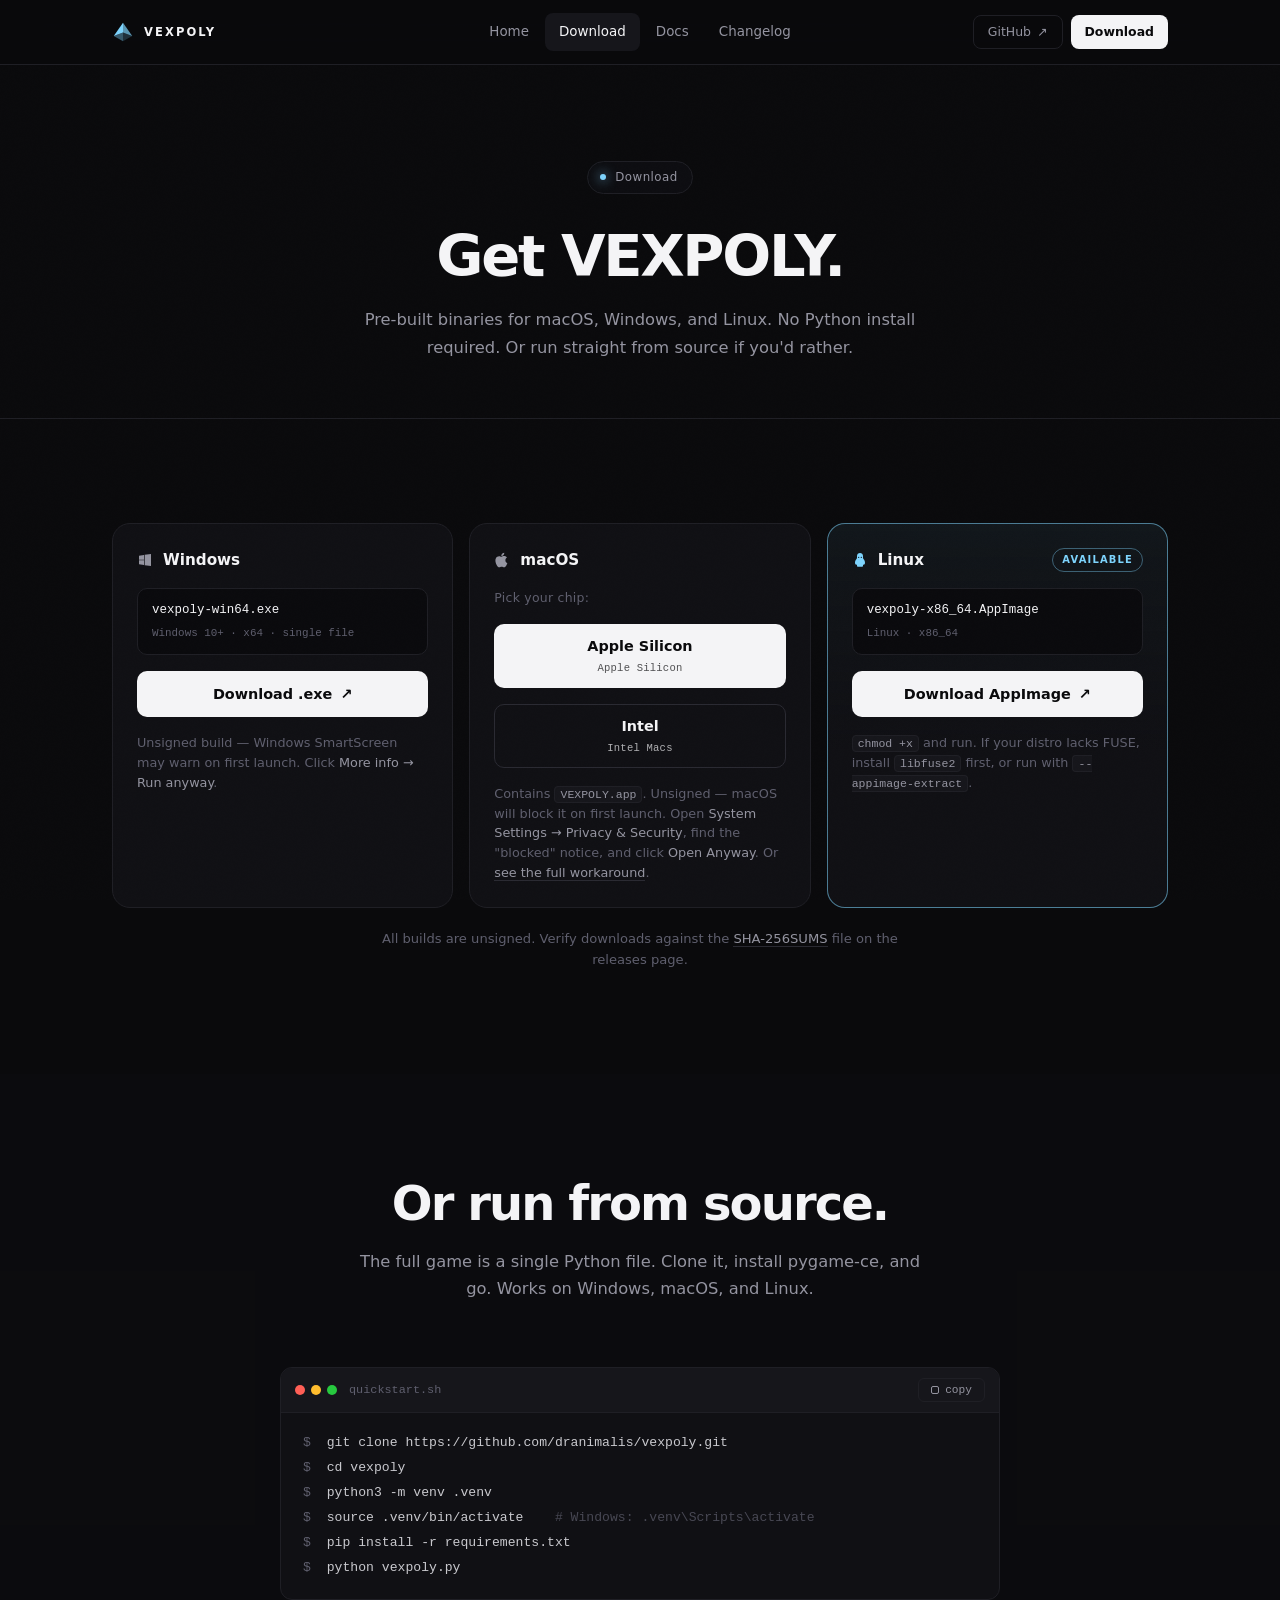
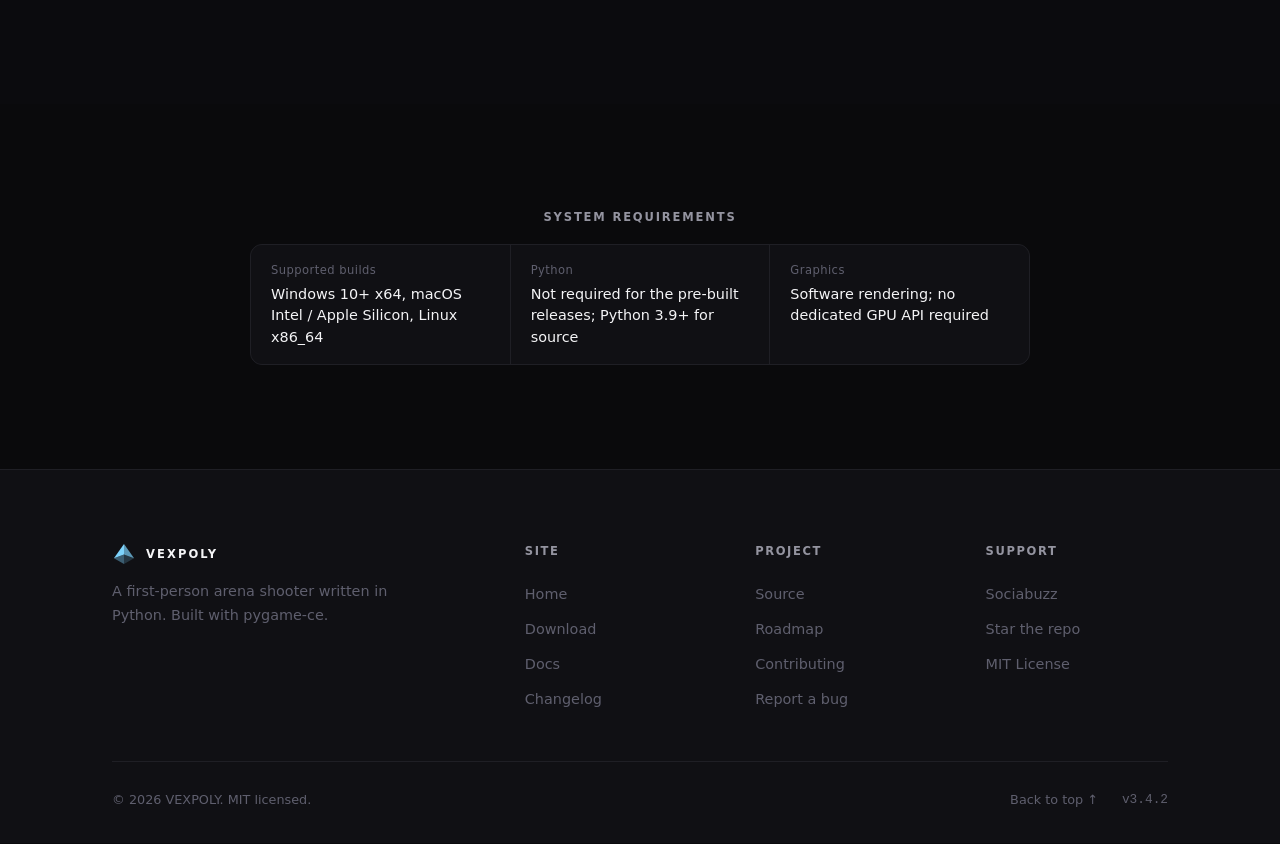
<file: download.html>
<!DOCTYPE html>
<html lang="en">
<head>
<meta charset="UTF-8">
<meta name="viewport" content="width=device-width, initial-scale=1.0">
<title>Download — VEXPOLY</title>
<meta name="description" content="Download VEXPOLY for Windows, macOS, or Linux. Or run from source.">
<link rel="canonical" href="https://vexpoly.elwest.xyz/download.html">
<meta property="og:type" content="website">
<meta property="og:site_name" content="VEXPOLY">
<meta property="og:title" content="Download — VEXPOLY">
<meta property="og:description" content="Download VEXPOLY v3.4.2 for Windows, macOS Intel, macOS Apple Silicon, or Linux, or run it from source.">
<meta property="og:url" content="https://vexpoly.elwest.xyz/download.html">
<meta property="og:image" content="https://vexpoly.elwest.xyz/assets/social-preview.png">
<meta name="twitter:card" content="summary_large_image">
<meta name="twitter:title" content="Download — VEXPOLY">
<meta name="twitter:description" content="Download VEXPOLY v3.4.2 for Windows, macOS Intel, macOS Apple Silicon, or Linux, or run it from source.">
<meta name="twitter:image" content="https://vexpoly.elwest.xyz/assets/social-preview.png">
<meta name="theme-color" content="#0A0A0C">
<meta name="color-scheme" content="dark">
<link rel="icon" href="assets/favicon.png">
<link rel="preconnect" href="https://rsms.me/">
<link rel="stylesheet" href="https://rsms.me/inter/inter.css">
<link rel="stylesheet" href="style.css">
<noscript><style>[data-reveal]{opacity:1!important;transform:none!important}</style></noscript>
</head>
<body id="top">

<a class="skip" href="#main">Skip to content</a>
<div class="grain" aria-hidden="true"></div>

<header class="bar">
  <div class="bar-inner">
    <a href="index.html" class="mark" aria-label="VEXPOLY — home">
      <svg viewBox="0 0 100 100" width="22" height="22" aria-hidden="true">
        <polygon points="50,8 8,68 50,52" fill="currentColor"/>
        <polygon points="50,8 50,52 92,68" fill="currentColor" opacity="0.7"/>
        <polygon points="8,68 50,92 50,52" fill="currentColor" opacity="0.4"/>
        <polygon points="50,52 92,68 50,92" fill="currentColor" opacity="0.2"/>
      </svg>
      <span>VEXPOLY</span>
    </a>

    <nav class="nav" id="siteNav" aria-label="Sections">
      <a href="index.html">Home</a>
      <a href="download.html" class="active">Download</a>
      <a href="docs.html">Docs</a>
      <a href="changelog.html">Changelog</a>
    </nav>

    <div class="bar-actions">
      <a class="pill pill-ghost" href="https://github.com/dranimalis/vexpoly" target="_blank" rel="noopener">
        GitHub <span aria-hidden="true">↗</span>
      </a>
      <a class="pill pill-solid" href="download.html">Download</a>
      <button class="menu" id="menuBtn" type="button"
              aria-expanded="false" aria-controls="siteNav" aria-label="Open menu">
        <span></span><span></span>
      </button>
    </div>
  </div>
</header>

<main id="main">

<section class="page-head">
  <div class="wrap-narrow">
    <p class="eyebrow" data-reveal>
      <span class="dot" aria-hidden="true"></span>Download
    </p>
    <h1 class="display" data-reveal>Get VEXPOLY.</h1>
    <p class="section-lede" data-reveal>
      Pre-built binaries for macOS, Windows, and Linux. No Python install
      required. Or run straight from source if you'd rather.
    </p>
  </div>
</section>

<section class="section">
  <div class="wrap">
    <div class="dl-grid" data-reveal>

      <!-- Windows -->
      <article class="dl-card" data-os="windows">
        <div class="dl-head">
          <span class="dl-os">
            <svg viewBox="0 0 24 24" width="16" height="16" aria-hidden="true" fill="currentColor">
              <path d="M3 5.5l7.5-1v7H3V5.5zm0 13l7.5 1v-7H3v6zm8.5 1.2L21 21V12h-9.5v7.7zm0-15.4v7.7H21V3l-9.5 1.3z"/>
            </svg>
            Windows
          </span>
          <span class="dl-badge">Available</span>
        </div>
        <div class="dl-file">
          <span class="dl-file-name">vexpoly-win64.exe</span>
          <span class="dl-file-meta">Windows 10+ · x64 · single file</span>
        </div>
        <a class="btn btn-solid btn-block"
           href="https://github.com/dranimalis/vexpoly/releases/latest/download/vexpoly-win64.exe"
           target="_blank" rel="noopener">
          Download .exe
          <span aria-hidden="true">↗</span>
        </a>
        <p class="dl-note">
          Unsigned build — Windows SmartScreen may warn on first launch.
          Click <em>More info → Run anyway</em>.
        </p>
      </article>

      <!-- macOS -->
      <article class="dl-card" data-os="macos">
        <div class="dl-head">
          <span class="dl-os">
            <svg viewBox="0 0 24 24" width="16" height="16" aria-hidden="true" fill="currentColor">
              <path d="M17.05 12.54c-.03-2.79 2.28-4.13 2.38-4.2-1.3-1.9-3.32-2.16-4.04-2.19-1.72-.17-3.35 1.01-4.22 1.01-.87 0-2.21-.98-3.63-.95-1.87.03-3.6 1.09-4.56 2.76-1.94 3.37-.5 8.36 1.4 11.1.92 1.34 2.03 2.85 3.48 2.79 1.4-.06 1.92-.9 3.61-.9 1.69 0 2.16.9 3.63.87 1.5-.03 2.45-1.37 3.37-2.71 1.06-1.56 1.5-3.08 1.52-3.16-.03-.01-2.91-1.12-2.94-4.42zM14.27 4.5c.77-.93 1.29-2.22 1.15-3.5-1.11.05-2.45.74-3.24 1.66-.71.82-1.33 2.13-1.17 3.38 1.24.1 2.5-.62 3.26-1.54z"/>
            </svg>
            macOS
          </span>
          <span class="dl-badge">Available</span>
        </div>

        <p class="dl-arch">Pick your chip:</p>

        <a class="btn btn-solid btn-block dl-arch-btn"
           data-arch="arm64"
           href="https://github.com/dranimalis/vexpoly/releases/latest/download/vexpoly-macos-arm64.zip"
           target="_blank" rel="noopener">
          Apple Silicon
          <span class="dl-arch-sub">Apple Silicon</span>
        </a>

        <a class="btn btn-ghost btn-block dl-arch-btn"
           data-arch="x64"
           href="https://github.com/dranimalis/vexpoly/releases/latest/download/vexpoly-macos-x64.zip"
           target="_blank" rel="noopener">
          Intel
          <span class="dl-arch-sub">Intel Macs</span>
        </a>

        <p class="dl-note">
          Contains <code>VEXPOLY.app</code>. Unsigned — macOS will block it
          on first launch. Open <em>System Settings → Privacy &amp; Security</em>,
          find the "blocked" notice, and click <em>Open Anyway</em>. Or
          <a href="docs.html#trouble">see the full workaround</a>.
        </p>
      </article>

      <!-- Linux -->
      <article class="dl-card" data-os="linux">
        <div class="dl-head">
          <span class="dl-os">
            <svg viewBox="0 0 24 24" width="16" height="16" aria-hidden="true" fill="currentColor">
              <path d="M12 1.5c-2.5 0-4.5 2-4.5 4.5v2.2c0 .9-.3 1.8-1 2.5-1.4 1.5-2 3.4-2 5.3 0 1.7.8 3 2.3 3h.7v1.5c0 .8.7 1.5 1.5 1.5h6c.8 0 1.5-.7 1.5-1.5V19h.7c1.5 0 2.3-1.3 2.3-3 0-1.9-.6-3.8-2-5.3-.7-.7-1-1.6-1-2.5V6c0-2.5-2-4.5-4.5-4.5zM10 7c.6 0 1 .4 1 1s-.4 1-1 1-1-.4-1-1 .4-1 1-1zm4 0c.6 0 1 .4 1 1s-.4 1-1 1-1-.4-1-1 .4-1 1-1z"/>
            </svg>
            Linux
          </span>
          <span class="dl-badge">Available</span>
        </div>
        <div class="dl-file">
          <span class="dl-file-name">vexpoly-x86_64.AppImage</span>
          <span class="dl-file-meta">Linux · x86_64</span>
        </div>
        <a class="btn btn-solid btn-block"
           href="https://github.com/dranimalis/vexpoly/releases/latest/download/vexpoly-x86_64.AppImage"
           target="_blank" rel="noopener">
          Download AppImage
          <span aria-hidden="true">↗</span>
        </a>
        <p class="dl-note">
          <code>chmod +x</code> and run. If your distro lacks FUSE, install
          <code>libfuse2</code> first, or run with <code>--appimage-extract</code>.
        </p>
      </article>

    </div>

    <p class="dl-verify" data-reveal>
      All builds are unsigned. Verify downloads against the
      <a href="https://github.com/dranimalis/vexpoly/releases/latest/download/SHA-256SUMS" target="_blank" rel="noopener">SHA-256SUMS</a>
      file on the releases page.
    </p>
  </div>
</section>

<section class="section section-alt">
  <div class="wrap">
    <header class="section-head" data-reveal>
      <h2 class="display">Or run from source.</h2>
      <p class="section-lede">
        The full game is a single Python file. Clone it, install pygame-ce, and go.
        Works on Windows, macOS, and Linux.
      </p>
    </header>

    <div class="install" data-reveal>
      <div class="install-bar">
        <span class="install-dots" aria-hidden="true"><i></i><i></i><i></i></span>
        <span class="install-title">quickstart.sh</span>
        <button class="copy" type="button" aria-label="Copy install commands">
          <span class="copy-text">copy</span>
        </button>
      </div>
      <pre><code><span class="p">$</span> git clone https://github.com/dranimalis/vexpoly.git
<span class="p">$</span> cd vexpoly
<span class="p">$</span> python3 -m venv .venv
<span class="p">$</span> source .venv/bin/activate    <span class="c"># Windows: .venv\Scripts\activate</span>
<span class="p">$</span> pip install -r requirements.txt
<span class="p">$</span> python vexpoly.py</code></pre>
    </div>
  </div>
</section>

<section class="section">
  <div class="wrap">
    <div class="reqs" data-reveal>
      <h3 class="reqs-title">System requirements</h3>
      <div class="reqs-grid">
        <div class="req">
          <span class="req-label">Supported builds</span>
          <span class="req-value">Windows 10+ x64, macOS Intel / Apple Silicon, Linux x86_64</span>
        </div>
        <div class="req">
          <span class="req-label">Python</span>
          <span class="req-value">Not required for the pre-built releases; Python 3.9+ for source</span>
        </div>
        <div class="req">
          <span class="req-label">Graphics</span>
          <span class="req-value">Software rendering; no dedicated GPU API required</span>
        </div>
      </div>
    </div>
  </div>
</section>

</main>

<footer class="foot">
  <div class="wrap">
    <div class="foot-grid">
      <div class="foot-brand">
        <a href="index.html" class="mark" aria-label="VEXPOLY">
          <svg viewBox="0 0 100 100" width="24" height="24" aria-hidden="true">
            <polygon points="50,8 8,68 50,52" fill="currentColor"/>
            <polygon points="50,8 50,52 92,68" fill="currentColor" opacity="0.7"/>
            <polygon points="8,68 50,92 50,52" fill="currentColor" opacity="0.4"/>
            <polygon points="50,52 92,68 50,92" fill="currentColor" opacity="0.2"/>
          </svg>
          <span>VEXPOLY</span>
        </a>
        <p class="foot-note">
          A first-person arena shooter written in Python. Built with pygame-ce.
        </p>
      </div>

      <nav class="foot-col" aria-label="Site">
        <h4>Site</h4>
        <a href="index.html">Home</a>
        <a href="download.html">Download</a>
        <a href="docs.html">Docs</a>
        <a href="changelog.html">Changelog</a>
      </nav>

      <nav class="foot-col" aria-label="Project">
        <h4>Project</h4>
        <a href="https://github.com/dranimalis/vexpoly" target="_blank" rel="noopener">Source</a>
        <a href="https://github.com/dranimalis/vexpoly/blob/main/ROADMAP.md" target="_blank" rel="noopener">Roadmap</a>
        <a href="https://github.com/dranimalis/vexpoly/blob/main/CONTRIBUTING.md" target="_blank" rel="noopener">Contributing</a>
        <a href="https://github.com/dranimalis/vexpoly/issues" target="_blank" rel="noopener">Report a bug</a>
      </nav>

      <nav class="foot-col" aria-label="Support">
        <h4>Support</h4>
        <a href="https://sociabuzz.com/dr_animalis/give" target="_blank" rel="noopener">Sociabuzz</a>
        <a href="https://github.com/dranimalis/vexpoly" target="_blank" rel="noopener">Star the repo</a>
        <a href="https://github.com/dranimalis/vexpoly/blob/main/LICENSE" target="_blank" rel="noopener">MIT License</a>
      </nav>
    </div>

    <div class="foot-bottom">
      <span>© <span id="year">2026</span> VEXPOLY. MIT licensed.</span>
      <span class="foot-bottom-right">
        <a class="totop" href="#top">Back to top ↑</a>
        <span class="ver">v3.4.2</span>
      </span>
    </div>
  </div>
</footer>

<script src="script.js"></script>
</body>
</html>
</file>
<file: style.css>
/* =========================================================================
   VEXPOLY — shared stylesheet
   ========================================================================= */

:root {
  --bg:         #0A0A0C;
  --surface:    #101014;
  --surface-2:  #16161B;
  --line:       #1F1F25;
  --line-2:     #2A2A32;
  --text:       #F4F4F6;
  --muted:      #9494A0;
  --dim:        #5F5F6E;
  --accent:     #7DD3FC;
  --accent-2:   #B8E6FF;
  --accent-ink: color-mix(in srgb, var(--accent) 10%, transparent);
  --accent-soft:color-mix(in srgb, var(--accent) 22%, transparent);

  --sans: "Inter", -apple-system, BlinkMacSystemFont, "Segoe UI", system-ui, sans-serif;
  --mono: ui-monospace, "SF Mono", "JetBrains Mono", Menlo, Consolas, monospace;

  --max: 1120px;
  --max-narrow: 720px;
  --pad: 32px;
  --radius: 12px;
  --radius-lg: 18px;

  --ease: cubic-bezier(.16, 1, .3, 1);
}

*, *::before, *::after { box-sizing: border-box; }

html {
  -webkit-text-size-adjust: 100%;
  scroll-behavior: smooth;
  scroll-padding-top: 88px;
  -webkit-font-smoothing: antialiased;
  -moz-osx-font-smoothing: grayscale;
}

body {
  margin: 0;
  background: var(--bg);
  color: var(--text);
  font-family: var(--sans);
  font-size: 16px;
  line-height: 1.6;
  overflow-x: hidden;
  font-feature-settings: "cv02", "cv03", "cv04", "cv11";
}

body.nav-open { overflow: hidden; }

img, svg, canvas { display: block; max-width: 100%; }
a { color: inherit; text-decoration: none; }
::selection { background: var(--accent); color: var(--bg); }

/* ------------------------------------------------------------ layout -- */

.wrap {
  width: 100%;
  max-width: var(--max);
  margin: 0 auto;
  padding: 0 var(--pad);
}
.wrap-narrow {
  width: 100%;
  max-width: var(--max-narrow);
  margin: 0 auto;
  padding: 0 var(--pad);
}

.skip {
  position: absolute;
  left: -9999px;
  top: 0;
  background: var(--accent);
  color: var(--bg);
  padding: 12px 18px;
  z-index: 200;
  font-size: 0.85rem;
  font-weight: 600;
  border-radius: 0 0 8px 0;
}
.skip:focus { left: 0; }

.grain {
  position: fixed;
  inset: 0;
  pointer-events: none;
  z-index: 1;
  opacity: 0.018;
  mix-blend-mode: overlay;
  background-image: url("data:image/svg+xml,%3Csvg xmlns='http://www.w3.org/2000/svg' width='160' height='160'%3E%3Cfilter id='n'%3E%3CfeTurbulence type='fractalNoise' baseFrequency='0.9' numOctaves='2'/%3E%3C/filter%3E%3Crect width='100%25' height='100%25' filter='url(%23n)'/%3E%3C/svg%3E");
}

/* =============================================================== bar == */

.bar {
  position: sticky;
  top: 0;
  z-index: 50;
  background: color-mix(in srgb, var(--bg) 78%, transparent);
  backdrop-filter: saturate(160%) blur(18px);
  -webkit-backdrop-filter: saturate(160%) blur(18px);
  border-bottom: 1px solid var(--line);
}

.bar-inner {
  max-width: var(--max);
  margin: 0 auto;
  padding: 0 var(--pad);
  display: grid;
  grid-template-columns: 1fr auto 1fr;
  align-items: center;
  gap: 24px;
  height: 64px;
}

.mark {
  display: inline-flex;
  align-items: center;
  gap: 10px;
  color: var(--accent);
  font-size: 0.72rem;
  letter-spacing: 0.18em;
  font-weight: 600;
  text-transform: uppercase;
  justify-self: start;
}
.mark span { color: var(--text); }

.nav {
  display: flex;
  gap: 2px;
  justify-self: center;
  font-size: 0.84rem;
  font-weight: 500;
  color: var(--muted);
}
.nav a {
  position: relative;
  padding: 8px 14px;
  border-radius: 8px;
  transition: color 0.18s var(--ease), background 0.18s var(--ease);
}
.nav a:hover { color: var(--text); }
.nav a.active {
  color: var(--text);
  background: var(--surface-2);
}

.bar-actions {
  display: flex;
  gap: 8px;
  align-items: center;
  justify-self: end;
}

.pill {
  display: inline-flex;
  align-items: center;
  gap: 6px;
  height: 34px;
  padding: 0 14px;
  border-radius: 8px;
  font-size: 0.78rem;
  font-weight: 500;
  white-space: nowrap;
  transition: all 0.18s var(--ease);
}
.pill-ghost {
  border: 1px solid var(--line);
  color: var(--muted);
}
.pill-ghost:hover { color: var(--text); border-color: var(--line-2); }

.pill-solid {
  background: var(--text);
  color: var(--bg);
  font-weight: 600;
}
.pill-solid:hover { background: var(--accent); }

.menu {
  display: none;
  width: 38px;
  height: 38px;
  background: none;
  border: 1px solid var(--line);
  border-radius: 9px;
  cursor: pointer;
  padding: 0;
  flex-direction: column;
  align-items: center;
  justify-content: center;
  gap: 5px;
  color: var(--text);
}
.menu span {
  display: block;
  width: 15px;
  height: 1.5px;
  background: currentColor;
  transition: transform 0.25s var(--ease);
}

/* ============================================================== hero == */

.hero {
  position: relative;
  padding: 104px 0 96px;
  overflow: hidden;
  isolation: isolate;
}

.hero-bg {
  position: absolute;
  inset: 0;
  z-index: -1;
  pointer-events: none;
  overflow: hidden;
}
.hero-bg::before {
  content: "";
  position: absolute;
  inset: -30% -10% auto -10%;
  height: 900px;
  background: radial-gradient(ellipse 42% 55% at 50% 12%,
    var(--accent-soft), transparent 70%);
  filter: blur(72px);
  opacity: 0.5;
}
.hero-bg::after {
  content: "";
  position: absolute;
  inset: 0;
  background-image:
    linear-gradient(color-mix(in srgb, var(--text) 4%, transparent) 1px, transparent 1px),
    linear-gradient(90deg, color-mix(in srgb, var(--text) 4%, transparent) 1px, transparent 1px);
  background-size: 72px 72px;
  mask-image: radial-gradient(ellipse 65% 55% at 50% 30%, black 10%, transparent 78%);
  -webkit-mask-image: radial-gradient(ellipse 65% 55% at 50% 30%, black 10%, transparent 78%);
}

.hero-inner {
  display: flex;
  flex-direction: column;
  align-items: center;
  text-align: center;
  max-width: 820px;
}

.eyebrow {
  display: inline-flex;
  align-items: center;
  gap: 9px;
  margin: 0 0 32px;
  padding: 6px 14px 6px 12px;
  border: 1px solid var(--line);
  border-radius: 999px;
  font-size: 0.74rem;
  letter-spacing: 0.04em;
  font-weight: 500;
  color: var(--muted);
  background: color-mix(in srgb, var(--surface) 60%, transparent);
}
.eyebrow .dot {
  width: 6px;
  height: 6px;
  border-radius: 50%;
  background: var(--accent);
  box-shadow: 0 0 12px var(--accent);
}

.hero-title {
  margin: 0 0 24px;
  font-size: clamp(2.8rem, 7.5vw, 5.2rem);
  font-weight: 700;
  letter-spacing: -0.045em;
  line-height: 1.02;
  color: var(--text);
}
.hero-title .muted { color: var(--dim); }

.hero-lede {
  margin: 0 0 36px;
  max-width: 58ch;
  font-size: 1.08rem;
  color: var(--muted);
  line-height: 1.7;
}
.hero-lede code {
  font-family: var(--mono);
  font-size: 0.88em;
  color: var(--text);
  background: var(--surface-2);
  border: 1px solid var(--line);
  padding: 2px 6px;
  border-radius: 5px;
}

.hero-ctas {
  display: flex;
  gap: 10px;
  flex-wrap: wrap;
  justify-content: center;
}

.hero-shot {
  width: 100%;
  max-width: 840px;
  margin: 48px auto 0;
  border: 1px solid var(--line);
  border-radius: var(--radius-lg);
  overflow: hidden;
  background: #07070A;
  box-shadow: 0 40px 100px -50px rgba(0,0,0,0.9);
}
.hero-shot img {
  display: block;
  width: 100%;
  height: auto;
}

.hero-foot {
  margin: 32px 0 0;
  font-size: 0.82rem;
  color: var(--dim);
}

/* ============================================================ buttons == */

.btn {
  display: inline-flex;
  align-items: center;
  justify-content: center;
  gap: 8px;
  height: 46px;
  padding: 0 22px;
  border-radius: 10px;
  font-size: 0.9rem;
  font-weight: 600;
  border: 1px solid transparent;
  cursor: pointer;
  transition: all 0.18s var(--ease);
  font-family: inherit;
  white-space: nowrap;
}
.btn-solid {
  background: var(--text);
  color: var(--bg);
}
.btn-solid:hover { background: var(--accent); }

.btn-ghost {
  border-color: var(--line-2);
  color: var(--text);
  background: transparent;
}
.btn-ghost:hover { border-color: var(--muted); background: var(--surface); }

.btn-block { width: 100%; }

/* ============================================================== stats == */

.stats {
  border-top: 1px solid var(--line);
  border-bottom: 1px solid var(--line);
  padding: 40px 0;
  background: color-mix(in srgb, var(--surface) 40%, transparent);
}
.stats-grid {
  display: grid;
  grid-template-columns: repeat(4, 1fr);
  gap: 0;
}
.stat {
  display: flex;
  flex-direction: column;
  gap: 4px;
  align-items: center;
  text-align: center;
  padding: 0 20px;
  border-left: 1px solid var(--line);
}
.stat:first-child { border-left: none; }

.stat-value {
  font-family: var(--mono);
  font-size: clamp(1.5rem, 2.8vw, 2rem);
  font-weight: 500;
  letter-spacing: -0.02em;
  color: var(--text);
  line-height: 1.1;
}
.stat-label {
  font-size: 0.74rem;
  letter-spacing: 0.02em;
  color: var(--dim);
  font-weight: 500;
}

/* ============================================================ section == */

.section {
  padding: 104px 0;
  position: relative;
}
.section-alt {
  background: color-mix(in srgb, var(--surface) 30%, transparent);
}

.section-head {
  max-width: var(--max-narrow);
  margin: 0 auto 64px;
  text-align: center;
}
.section-head .eyebrow { margin-bottom: 22px; }

.display {
  margin: 0 0 18px;
  font-size: clamp(1.9rem, 4.2vw, 3rem);
  font-weight: 700;
  letter-spacing: -0.04em;
  line-height: 1.08;
}
.display .dim { color: var(--dim); }

.section-lede {
  max-width: 56ch;
  margin: 0 auto;
  font-size: 1.02rem;
  color: var(--muted);
  line-height: 1.7;
  text-align: center;
}
.section-lede code {
  font-family: var(--mono);
  font-size: 0.9em;
  color: var(--text);
  background: var(--surface-2);
  border: 1px solid var(--line);
  padding: 1px 5px;
  border-radius: 4px;
}

.page-head {
  padding: 96px 0 56px;
  text-align: center;
  border-bottom: 1px solid var(--line);
}
.page-head .display {
  font-size: clamp(2.2rem, 5.5vw, 3.6rem);
}
.page-head .section-lede {
  margin-top: 12px;
}

/* ============================================================== cards == */

.grid-3 {
  display: grid;
  grid-template-columns: repeat(3, 1fr);
  gap: 16px;
}

.card {
  display: flex;
  flex-direction: column;
  gap: 12px;
  padding: 26px 24px;
  border: 1px solid var(--line);
  border-radius: var(--radius-lg);
  background: var(--surface);
  transition: border-color 0.2s var(--ease);
}
.card:hover { border-color: var(--line-2); }

.card-num {
  font-family: var(--mono);
  font-size: 0.7rem;
  letter-spacing: 0.12em;
  color: var(--dim);
}
.card h3 {
  margin: 0;
  font-size: 1.05rem;
  font-weight: 600;
  letter-spacing: -0.01em;
}
.card p {
  margin: 0;
  font-size: 0.9rem;
  color: var(--muted);
  line-height: 1.6;
}
.card code {
  font-family: var(--mono);
  font-size: 0.88em;
  color: var(--text);
  background: var(--surface-2);
  border: 1px solid var(--line);
  padding: 1px 5px;
  border-radius: 4px;
}

.link-card {
  display: flex;
  flex-direction: column;
  gap: 10px;
  padding: 28px 26px;
  border: 1px solid var(--line);
  border-radius: var(--radius-lg);
  background: var(--surface);
  transition: all 0.22s var(--ease);
}
.link-card:hover {
  border-color: var(--line-2);
  transform: translateY(-2px);
}
.link-card h3 {
  margin: 0;
  font-size: 1.1rem;
  font-weight: 600;
  letter-spacing: -0.015em;
}
.link-card p {
  margin: 0;
  font-size: 0.9rem;
  color: var(--muted);
  line-height: 1.6;
  flex: 1;
}
.link-card .arrow {
  margin-top: 4px;
  font-size: 0.82rem;
  font-weight: 600;
  color: var(--accent);
  display: inline-flex;
  align-items: center;
  gap: 6px;
}
.link-card .arrow span { transition: transform 0.2s var(--ease); }
.link-card:hover .arrow span { transform: translateX(3px); }

/* ============================================================== demo === */

.themes {
  display: flex;
  gap: 8px;
  flex-wrap: wrap;
  justify-content: center;
  margin: 0 0 28px;
}
.theme-btn {
  display: inline-flex;
  align-items: center;
  gap: 9px;
  padding: 7px 14px 7px 10px;
  border: 1px solid var(--line);
  border-radius: 999px;
  background: var(--surface);
  color: var(--muted);
  font-family: var(--sans);
  font-size: 0.82rem;
  font-weight: 500;
  cursor: pointer;
  transition: all 0.18s var(--ease);
}
.theme-btn:hover { color: var(--text); border-color: var(--line-2); }
.theme-btn[aria-pressed="true"] {
  color: var(--text);
  border-color: color-mix(in srgb, var(--accent) 45%, transparent);
  background: color-mix(in srgb, var(--accent) 8%, var(--surface));
}
.theme-btn .sw {
  width: 14px; height: 14px;
  border-radius: 50%;
  background: var(--c);
  box-shadow: inset 0 0 0 1px rgba(255,255,255,0.1);
}

.demo {
  border: 1px solid var(--line);
  border-radius: var(--radius-lg);
  overflow: hidden;
  background: #07070A;
  max-width: 960px;
  margin: 0 auto;
}
.demo-head {
  display: flex;
  align-items: center;
  gap: 10px;
  padding: 12px 18px;
  border-bottom: 1px solid var(--line);
  background: var(--surface);
}
.demo-dot {
  width: 7px; height: 7px;
  border-radius: 50%;
  background: var(--accent);
}
.demo-title {
  font-family: var(--mono);
  font-size: 0.74rem;
  color: var(--muted);
}
.demo-hint {
  margin-left: auto;
  font-family: var(--mono);
  font-size: 0.72rem;
  color: var(--dim);
}

#scene {
  display: block;
  width: 100%;
  height: auto;
  aspect-ratio: 900 / 580;
  cursor: grab;
  touch-action: none;
  user-select: none;
}
#scene:active { cursor: grabbing; }

.demo-controls {
  display: flex;
  align-items: center;
  gap: 8px;
  padding: 12px 16px;
  border-top: 1px solid var(--line);
  background: var(--surface);
  flex-wrap: wrap;
}
.ctl {
  display: inline-flex;
  align-items: center;
  gap: 7px;
  padding: 6px 12px;
  background: transparent;
  border: 1px solid var(--line);
  border-radius: 7px;
  color: var(--muted);
  font-family: var(--mono);
  font-size: 0.72rem;
  cursor: pointer;
  transition: all 0.15s var(--ease);
}
.ctl:hover { color: var(--text); border-color: var(--line-2); }
.ctl[aria-pressed="true"] {
  color: var(--accent);
  border-color: color-mix(in srgb, var(--accent) 40%, transparent);
}
.ctl-dot {
  width: 6px; height: 6px;
  border-radius: 50%;
  background: var(--dim);
  transition: background 0.15s;
}
.ctl[aria-pressed="true"] .ctl-dot { background: var(--accent); }

.demo-stats {
  margin-left: auto;
  display: flex;
  gap: 14px;
  font-family: var(--mono);
  font-size: 0.72rem;
  color: var(--dim);
}

/* =========================================================== downloads = */

.dl-grid {
  display: grid;
  grid-template-columns: repeat(3, 1fr);
  gap: 16px;
}

.dl-card {
  position: relative;
  display: flex;
  flex-direction: column;
  gap: 16px;
  padding: 24px;
  border: 1px solid var(--line);
  border-radius: var(--radius-lg);
  background: var(--surface);
  transition: border-color 0.2s var(--ease);
}
.dl-card:hover { border-color: var(--line-2); }
.dl-card.is-match {
  border-color: color-mix(in srgb, var(--accent) 55%, transparent);
  background:
    linear-gradient(180deg,
      color-mix(in srgb, var(--accent) 7%, transparent) 0%,
      var(--surface) 60%);
}
.dl-card.is-soon { opacity: 0.75; }
.dl-card.is-soon .dl-badge {
  display: inline-flex;
  color: var(--muted);
  border-color: var(--line-2);
}
.dl-card.is-soon .btn {
  cursor: default;
  pointer-events: auto;
}

.dl-head {
  display: flex;
  align-items: center;
  justify-content: space-between;
  gap: 10px;
}
.dl-os {
  display: inline-flex;
  align-items: center;
  gap: 10px;
  font-size: 0.95rem;
  font-weight: 600;
}
.dl-os svg { color: var(--muted); flex-shrink: 0; }
.is-match .dl-os svg { color: var(--accent); }

.dl-badge {
  display: none;
  padding: 3px 9px;
  font-size: 0.62rem;
  letter-spacing: 0.12em;
  text-transform: uppercase;
  font-weight: 600;
  color: var(--accent);
  border: 1px solid color-mix(in srgb, var(--accent) 40%, transparent);
  border-radius: 999px;
  white-space: nowrap;
}
.dl-card.is-match .dl-badge { display: inline-flex; }

.dl-file {
  display: flex;
  flex-direction: column;
  gap: 4px;
  padding: 12px 14px;
  border: 1px solid var(--line);
  border-radius: 10px;
  background: #0A0A0D;
}
.dl-file-name {
  font-family: var(--mono);
  font-size: 0.78rem;
  color: var(--text);
  word-break: break-all;
}
.dl-file-meta {
  font-family: var(--mono);
  font-size: 0.68rem;
  color: var(--dim);
}

.dl-note {
  margin: 0;
  font-size: 0.8rem;
  color: var(--dim);
  line-height: 1.55;
}
.dl-note code {
  font-family: var(--mono);
  font-size: 0.9em;
  color: var(--muted);
  background: var(--surface-2);
  border: 1px solid var(--line);
  padding: 1px 5px;
  border-radius: 4px;
}
.dl-note em { color: var(--muted); font-style: normal; }
.dl-note a {
  color: var(--muted);
  border-bottom: 1px solid var(--line-2);
  transition: color 0.15s, border-color 0.15s;
}
.dl-note a:hover { color: var(--accent); border-color: var(--accent); }

.dl-verify {
  margin: 20px auto 0;
  max-width: 62ch;
  text-align: center;
  font-size: 0.82rem;
  color: var(--dim);
}
.dl-verify a {
  color: var(--muted);
  border-bottom: 1px solid var(--line-2);
  transition: color 0.15s, border-color 0.15s;
}
.dl-verify a:hover { color: var(--accent); border-color: var(--accent); }

/* install block */
.install {
  width: 100%;
  max-width: 720px;
  margin: 0 auto;
  background: var(--surface);
  border: 1px solid var(--line);
  border-radius: var(--radius);
  overflow: hidden;
  text-align: left;
  transition: border-color 0.25s var(--ease);
}
.install:hover { border-color: var(--line-2); }

.install-bar {
  display: flex;
  align-items: center;
  gap: 12px;
  padding: 10px 14px;
  border-bottom: 1px solid var(--line);
  background: var(--surface-2);
}
.install-dots { display: flex; gap: 6px; }
.install-dots i {
  width: 10px; height: 10px;
  border-radius: 50%;
  display: block;
}
.install-dots i:nth-child(1) { background: #FF5F56; }
.install-dots i:nth-child(2) { background: #FFBD2E; }
.install-dots i:nth-child(3) { background: #27C93F; }
.install-title {
  font-family: var(--mono);
  font-size: 0.74rem;
  color: var(--dim);
}

.copy {
  margin-left: auto;
  display: inline-flex;
  align-items: center;
  gap: 6px;
  padding: 5px 12px;
  background: transparent;
  border: 1px solid var(--line);
  border-radius: 6px;
  color: var(--muted);
  font-family: var(--mono);
  font-size: 0.7rem;
  cursor: pointer;
  transition: all 0.15s var(--ease);
}
.copy:hover { color: var(--text); border-color: var(--line-2); }
.copy.done { color: var(--accent); border-color: var(--accent); }
.copy::before {
  content: "";
  width: 8px; height: 8px;
  border: 1.5px solid currentColor;
  border-radius: 2px;
  transition: all 0.15s var(--ease);
}
.copy.done::before { border-radius: 50%; background: currentColor; }

.install pre {
  margin: 0;
  padding: 18px 22px;
  font-family: var(--mono);
  font-size: 0.82rem;
  line-height: 1.9;
  color: #C9C9CE;
  overflow-x: auto;
}
.install code { background: none; padding: 0; font-size: inherit; color: inherit; }
.install .p { color: var(--dim); margin-right: 8px; user-select: none; }
.install .c { color: var(--dim); opacity: 0.7; }

/* requirements table */
.reqs {
  max-width: 780px;
  margin: 0 auto;
}
.reqs-title {
  margin: 0 0 18px;
  font-size: 0.72rem;
  letter-spacing: 0.16em;
  text-transform: uppercase;
  font-weight: 600;
  color: var(--muted);
  text-align: center;
}
.reqs-grid {
  display: grid;
  grid-template-columns: repeat(3, 1fr);
  gap: 1px;
  background: var(--line);
  border: 1px solid var(--line);
  border-radius: var(--radius);
  overflow: hidden;
}
.req {
  display: flex;
  flex-direction: column;
  gap: 4px;
  padding: 16px 20px;
  background: var(--surface);
}
.req-label {
  font-size: 0.72rem;
  letter-spacing: 0.04em;
  color: var(--dim);
  font-weight: 500;
}
.req-value {
  font-size: 0.9rem;
  color: var(--text);
  line-height: 1.5;
}

/* ================================================================ docs = */

.docs-layout {
  display: grid;
  grid-template-columns: 220px minmax(0, 1fr);
  gap: 56px;
  align-items: start;
  max-width: var(--max);
  margin: 0 auto;
  padding: 64px var(--pad) 0;
}

.docs-nav {
  position: sticky;
  top: 88px;
  display: flex;
  flex-direction: column;
  gap: 4px;
  font-size: 0.88rem;
}
.docs-nav h4 {
  margin: 0 0 10px;
  font-size: 0.68rem;
  letter-spacing: 0.16em;
  text-transform: uppercase;
  font-weight: 600;
  color: var(--dim);
}
.docs-nav a {
  display: block;
  padding: 7px 12px;
  border-radius: 7px;
  color: var(--muted);
  transition: all 0.15s var(--ease);
}
.docs-nav a:hover { color: var(--text); background: var(--surface); }
.docs-nav a.active { color: var(--text); background: var(--surface-2); }

.docs-content { max-width: 720px; }
.docs-content section { padding: 0 0 64px; scroll-margin-top: 88px; }

.docs-content h2 {
  margin: 0 0 12px;
  font-size: 1.6rem;
  font-weight: 700;
  letter-spacing: -0.025em;
}
.docs-content h3 {
  margin: 32px 0 10px;
  font-size: 1.05rem;
  font-weight: 600;
  letter-spacing: -0.01em;
}
.docs-content p {
  margin: 0 0 14px;
  font-size: 0.98rem;
  color: var(--muted);
  line-height: 1.72;
}
.docs-content p code,
.docs-content li code {
  font-family: var(--mono);
  font-size: 0.88em;
  color: var(--text);
  background: var(--surface-2);
  border: 1px solid var(--line);
  padding: 1px 6px;
  border-radius: 4px;
}
.docs-content ul, .docs-content ol {
  margin: 0 0 18px;
  padding-left: 22px;
  color: var(--muted);
  line-height: 1.72;
}
.docs-content li { margin-bottom: 6px; }
.docs-content a {
  color: var(--accent);
  border-bottom: 1px solid var(--accent-soft);
  transition: border-color 0.15s;
}
.docs-content a:hover { border-color: var(--accent); }

.docs-content pre {
  margin: 0 0 20px;
  padding: 18px 20px;
  background: var(--surface);
  border: 1px solid var(--line);
  border-radius: 12px;
  font-family: var(--mono);
  font-size: 0.82rem;
  line-height: 1.85;
  color: #C9C9CE;
  overflow-x: auto;
}
.docs-content pre code { background: none; border: none; padding: 0; color: inherit; }

.controls-table {
  width: 100%;
  border-collapse: collapse;
  border: 1px solid var(--line);
  border-radius: var(--radius);
  overflow: hidden;
  margin: 0 0 20px;
  font-size: 0.92rem;
}
.controls-table th,
.controls-table td {
  padding: 12px 18px;
  text-align: left;
  border-bottom: 1px solid var(--line);
}
.controls-table th {
  background: var(--surface);
  font-size: 0.72rem;
  letter-spacing: 0.12em;
  text-transform: uppercase;
  font-weight: 600;
  color: var(--muted);
}
.controls-table tr:last-child td { border-bottom: none; }
.controls-table td:first-child { color: var(--muted); }
.controls-table td:last-child { text-align: right; }

kbd {
  display: inline-flex;
  align-items: center;
  justify-content: center;
  min-width: 28px;
  height: 28px;
  padding: 0 8px;
  background: var(--surface-2);
  border: 1px solid var(--line-2);
  border-bottom-width: 2px;
  border-radius: 6px;
  font-family: var(--mono);
  font-size: 0.72rem;
  color: var(--text);
  margin-left: 4px;
}

/* ============================================================ changelog = */

.timeline {
  max-width: 780px;
  margin: 0 auto;
  position: relative;
}
.timeline::before {
  content: "";
  position: absolute;
  top: 12px;
  bottom: 12px;
  left: 8px;
  width: 1px;
  background: var(--line);
}

.release {
  position: relative;
  padding: 0 0 48px 40px;
}
.release:last-child { padding-bottom: 0; }
.release::before {
  content: "";
  position: absolute;
  left: 3px;
  top: 8px;
  width: 11px;
  height: 11px;
  border-radius: 50%;
  background: var(--bg);
  border: 2px solid var(--line-2);
}
.release.is-latest::before {
  border-color: var(--accent);
  background: var(--accent);
  box-shadow: 0 0 12px var(--accent-soft);
}

.release-head {
  display: flex;
  align-items: baseline;
  gap: 14px;
  flex-wrap: wrap;
  margin: 0 0 12px;
}
.release-ver {
  font-size: 1.3rem;
  font-weight: 700;
  letter-spacing: -0.02em;
  margin: 0;
}
.release-date {
  font-family: var(--mono);
  font-size: 0.78rem;
  color: var(--dim);
}
.release-tag {
  padding: 2px 9px;
  font-size: 0.62rem;
  letter-spacing: 0.1em;
  text-transform: uppercase;
  font-weight: 600;
  border-radius: 999px;
  border: 1px solid var(--line-2);
  color: var(--muted);
}
.release-tag.is-latest {
  color: var(--accent);
  border-color: color-mix(in srgb, var(--accent) 40%, transparent);
}

.release-list {
  margin: 0;
  padding: 0;
  list-style: none;
}
.release-list li {
  position: relative;
  padding: 6px 0 6px 20px;
  font-size: 0.94rem;
  color: var(--muted);
  line-height: 1.6;
}
.release-list li::before {
  content: "";
  position: absolute;
  left: 4px;
  top: 15px;
  width: 4px;
  height: 4px;
  border-radius: 50%;
  background: var(--dim);
}
.release-list .kind {
  display: inline-block;
  min-width: 62px;
  font-family: var(--mono);
  font-size: 0.7rem;
  font-weight: 600;
  letter-spacing: 0.02em;
  color: var(--accent);
  margin-right: 4px;
}
.release-list .kind.fix { color: #86efac; }
.release-list .kind.perf { color: #fbbf24; }
.release-list .kind.docs { color: var(--muted); }

/* ============================================================= support = */

.support { text-align: center; }
.support .row-center {
  display: flex;
  gap: 12px;
  justify-content: center;
  flex-wrap: wrap;
  margin-top: 28px;
}

/* ================================================================ 404 = */

.notfound {
  min-height: calc(100svh - 64px);
  display: grid;
  place-items: center;
  padding: 80px 0;
  text-align: center;
}
.notfound .code {
  font-family: var(--mono);
  font-size: 0.82rem;
  letter-spacing: 0.24em;
  color: var(--dim);
  margin: 0 0 20px;
}
.notfound h1 {
  margin: 0 0 20px;
  font-size: clamp(2.4rem, 6vw, 4rem);
  font-weight: 700;
  letter-spacing: -0.04em;
  line-height: 1.05;
}
.notfound p {
  max-width: 48ch;
  margin: 0 auto 36px;
  color: var(--muted);
  font-size: 1rem;
  line-height: 1.7;
}
.notfound .hero-ctas { justify-content: center; }

/* =============================================================== foot == */

.foot {
  background: var(--surface);
  border-top: 1px solid var(--line);
  padding: 72px 0 32px;
}
.foot-grid {
  display: grid;
  grid-template-columns: 2fr 1fr 1fr 1fr;
  gap: 48px;
  padding-bottom: 44px;
  border-bottom: 1px solid var(--line);
}
.foot-brand .mark { color: var(--accent); margin-bottom: 14px; }
.foot-note {
  margin: 0;
  font-size: 0.9rem;
  color: var(--dim);
  max-width: 36ch;
  line-height: 1.65;
}
.foot-col h4 {
  margin: 0 0 16px;
  font-size: 0.72rem;
  letter-spacing: 0.14em;
  text-transform: uppercase;
  font-weight: 600;
  color: var(--muted);
}
.foot-col a {
  display: block;
  padding: 6px 0;
  font-size: 0.9rem;
  color: var(--dim);
  transition: color 0.15s;
}
.foot-col a:hover { color: var(--text); }

.foot-bottom {
  display: flex;
  justify-content: space-between;
  align-items: center;
  gap: 16px;
  flex-wrap: wrap;
  padding-top: 28px;
  font-size: 0.8rem;
  color: var(--dim);
}
.foot-bottom-right {
  display: inline-flex;
  align-items: center;
  gap: 24px;
}
.totop { color: var(--dim); transition: color 0.15s; }
.totop:hover { color: var(--accent); }
.ver { font-family: var(--mono); }

/* ============================================================== reveal == */

[data-reveal] {
  opacity: 0;
  transform: translateY(18px);
  transition:
    opacity 0.7s var(--ease) var(--delay, 0s),
    transform 0.7s var(--ease) var(--delay, 0s);
}
[data-reveal].in {
  opacity: 1;
  transform: none;
}

/* =========================================================== responsive */

@media (max-width: 1050px) {
  .docs-layout { grid-template-columns: 1fr; gap: 32px; padding-top: 48px; }
  .docs-nav {
    position: static;
    flex-direction: row;
    flex-wrap: wrap;
    padding: 14px 16px;
    border: 1px solid var(--line);
    border-radius: var(--radius);
    background: var(--surface);
  }
  .docs-nav h4 { width: 100%; margin: 0 0 8px; }
  .docs-nav a { padding: 6px 12px; }
  .foot-grid { grid-template-columns: 1fr 1fr; gap: 36px; }
}

@media (max-width: 950px) {
  .grid-3 { grid-template-columns: 1fr; }
  .dl-grid { grid-template-columns: 1fr; }
  .reqs-grid { grid-template-columns: repeat(2, 1fr); }
}

@media (max-width: 860px) {
  .bar-inner {
    grid-template-columns: 1fr auto;
    gap: 12px;
  }
  .nav {
    position: fixed;
    inset: 64px 0 auto 0;
    flex-direction: column;
    gap: 0;
    margin: 0;
    padding: 8px 0 20px;
    background: color-mix(in srgb, var(--bg) 96%, transparent);
    backdrop-filter: blur(18px);
    -webkit-backdrop-filter: blur(18px);
    border-bottom: 1px solid var(--line);
    font-size: 0.9rem;
    transform: translateY(-120%);
    transition: transform 0.32s var(--ease);
    z-index: 40;
    align-items: stretch;
  }
  .nav a {
    padding: 16px var(--pad);
    border-radius: 0;
    border-bottom: 1px solid var(--line);
  }
  body.nav-open .nav { transform: none; }

  .pill-ghost { display: none; }
  .menu { display: flex; }
  body.nav-open .menu span:nth-child(1) { transform: translateY(3.25px) rotate(45deg); }
  body.nav-open .menu span:nth-child(2) { transform: translateY(-3.25px) rotate(-45deg); }
}

@media (max-width: 720px) {
  :root { --pad: 20px; }
  .section { padding: 80px 0; }
  .page-head { padding: 64px 0 40px; }

  .hero { padding: 64px 0 72px; }
  .hero-ctas { width: 100%; }
  .hero-ctas .btn { flex: 1 1 auto; }
  .hero-shot { margin-top: 36px; }

  .stats-grid { grid-template-columns: 1fr 1fr; gap: 24px 0; }
  .stat { border-left: none; padding: 0; }
  .stat:nth-child(2n) { border-left: 1px solid var(--line); }
  .stat:nth-child(n+3) { padding-top: 20px; border-top: 1px solid var(--line); }

  .reqs-grid { grid-template-columns: 1fr; }
  .foot-grid { grid-template-columns: 1fr; gap: 28px; }
  .foot-bottom { flex-direction: column; align-items: flex-start; }

  .controls-table th,
  .controls-table td { padding: 10px 14px; font-size: 0.88rem; }

  .release { padding-left: 32px; }
}

@media (max-width: 420px) {
  .hero-title { font-size: clamp(2.2rem, 12vw, 3rem); }
  .install pre { font-size: 0.72rem; padding: 16px 18px; }
  .demo-stats { width: 100%; margin-left: 0; margin-top: 6px; }
}

@media (prefers-reduced-motion: reduce) {
  html { scroll-behavior: auto; }
  [data-reveal] { opacity: 1 !important; transform: none !important; transition: none !important; }
}

/* architecture picker inside the macOS card */
.dl-arch {
  margin: 0;
  font-size: 0.78rem;
  color: var(--dim);
  letter-spacing: 0.02em;
}

.dl-arch-btn {
  flex-direction: column;
  height: auto;
  padding: 10px 16px;
  gap: 2px;
  text-align: center;
}

.dl-arch-sub {
  font-family: var(--mono);
  font-size: 0.66rem;
  font-weight: 500;
  opacity: 0.7;
  letter-spacing: 0.02em;
}

/* the detected chip's button lights up */
.dl-card[data-os="macos"].is-apple-silicon .dl-arch-btn[data-arch="arm64"],
.dl-card[data-os="macos"].is-intel        .dl-arch-btn[data-arch="x64"] {
  background: var(--text);
  color: var(--bg);
  border-color: transparent;
}
.dl-card[data-os="macos"].is-apple-silicon .dl-arch-btn[data-arch="x64"],
.dl-card[data-os="macos"].is-intel        .dl-arch-btn[data-arch="arm64"] {
  background: transparent;
  color: var(--text);
  border-color: var(--line-2);
}
</file>
